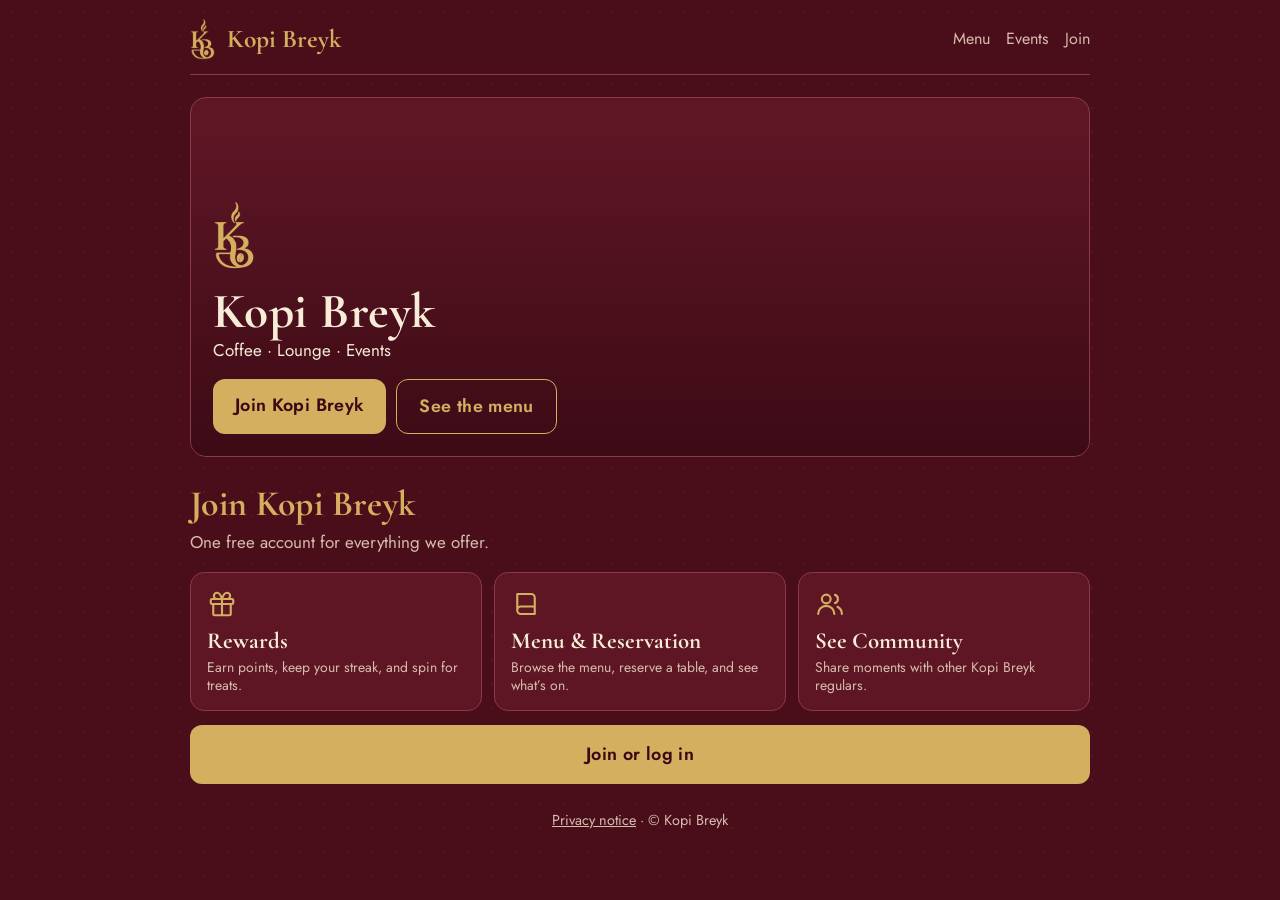
<file: index.html>
<!DOCTYPE html>
<html lang="en">
<head>
<title>Kopi Breyk | Cafe, Lounge &amp; Events</title>
<meta charset="utf-8">
<meta name="viewport" content="width=device-width, initial-scale=1">
<meta name="theme-color" content="#4a0e1a">
<link rel="icon" href="logo.png">
<link href="https://fonts.googleapis.com/css2?family=Cormorant+Garamond:wght@600;700&family=Jost:wght@400;500;600&display=swap" rel="stylesheet">
<script>document.documentElement.dataset.theme=localStorage.getItem("kb_theme")||"";try{document.documentElement.dataset.season=JSON.parse(localStorage.getItem("kb_season")||"{}").theme||""}catch(e){}</script>
<link rel="stylesheet" href="style.css">
</head>
<body>
<main class="wide">
  <div class="brand"><span><img src="logo.png" alt="">Kopi Breyk</span><nav class="topnav"><a href="/menu">Menu</a><a href="/events">Events</a><a href="/app" id="nav-join">Join</a></nav></div>
  <p class="bonus" id="promo" hidden style="margin-bottom:16px"></p>
  <section id="hero" class="hero2"><div class="shade"><img src="logo.png" alt="" style="height:70px;margin-bottom:8px"><h1>Kopi Breyk</h1><p id="tag" style="color:var(--ink)">Coffee · Lounge · Events</p>
    <div class="btns"><a class="btn" id="hero-join" href="/app">Join Kopi Breyk</a><a class="btn ghost" href="/menu">See the menu</a></div></div></section>

  <section id="join" style="margin-top:28px"><h2 class="mh" style="margin-top:0">Join Kopi Breyk</h2><p>One free account for everything we offer.</p>
    <div class="jtiles">
      <a class="tile" href="/app#rewards"><svg viewBox="0 0 24 24"><rect x="3" y="8" width="18" height="4" rx="1"/><path d="M12 8v13M5 12v8a1 1 0 0 0 1 1h12a1 1 0 0 0 1-1v-8M8 8a2.5 2.5 0 1 1 0-5c2.5 0 4 5 4 5s1.5-5 4-5a2.5 2.5 0 1 1 0 5"/></svg><b>Rewards</b><span>Earn points, keep your streak, and spin for treats.</span></a>
      <a class="tile" href="/app"><svg viewBox="0 0 24 24"><path d="M5 4h11a3 3 0 0 1 3 3v13H8a3 3 0 0 1-3-3zM5 17a3 3 0 0 1 3-3h11"/></svg><b>Menu &amp; Reservation</b><span>Browse the menu, reserve a table, and see what’s on.</span></a>
      <a class="tile" href="/app#community"><svg viewBox="0 0 24 24"><circle cx="9" cy="8" r="3.5"/><path d="M2.5 20a6.5 6.5 0 0 1 13 0M16 4.7a3.5 3.5 0 0 1 0 6.6M18 14.2a6.5 6.5 0 0 1 3.5 5.8"/></svg><b>See Community</b><span>Share moments with other Kopi Breyk regulars.</span></a>
    </div>
    <a class="btn" id="join-btn" href="/app" style="margin-top:14px">Join or log in</a></section>
  <section id="about" hidden><h2 class="mh">About us</h2><p id="about-t" style="white-space:pre-line;color:var(--ink)"></p></section>
  <section id="tm-s" hidden><h2 class="mh">What guests say</h2><div class="tms" id="tm"></div></section>
  <section id="gal-s" hidden><h2 class="mh">Gallery</h2><div class="gal" id="gal"></div></section>
  <section id="ev-s" hidden><h2 class="mh">What’s on</h2><div id="ev"></div><p><a href="/events" style="color:var(--gold)">See all events and announcements ›</a></p></section>
  <section id="info" hidden><h2 class="mh">Visit us</h2><div class="info" id="info-b"></div></section>

    <p class="foot"><a href="/privacy">Privacy notice</a> · © Kopi Breyk</p>
</main>
<div id="toast"></div>
<script src="config.js"></script>
<script>
const esc = s => String(s ?? '').replace(/[&<>"]/g, c => ({ '&': '&amp;', '<': '&lt;', '>': '&gt;', '"': '&quot;' }[c]));
const link = (u, t) => /^https?:\/\//.test(u) ? `<a href="${esc(u)}" target="_blank" rel="noopener">${t}</a>` : '';
(async () => {
  const [s, posts, b] = await Promise.all([rpc('get_site'), rpc('get_posts'), rpc('get_banner')]);
  if (b && b.text) { $('#promo').textContent = b.text; $('#promo').hidden = false; }
  const t = (s && s.texts) || {}, imgs = (s && s.images) || [];
  if (t.tagline) $('#tag').textContent = t.tagline;
  const hero = imgs.find(i => i.slot === 'hero');
  if (hero) rpc('get_site_image', { p_id: hero.id }).then(r => { if (r.photo) { $('#hero').style.backgroundImage = `url("${r.photo}")`; } });
  if (t.about) { $('#about').hidden = false; $('#about-t').textContent = t.about; }
  const gal = imgs.filter(i => i.slot === 'gallery');
  if (gal.length) { $('#gal-s').hidden = false; $('#gal').innerHTML = gal.map(i => `<figure><img data-id="${i.id}" src="logo.png" class="ph" alt="${esc(i.caption)}">${i.caption ? `<figcaption>${esc(i.caption)}</figcaption>` : ''}</figure>`).join('');
    document.querySelectorAll('#gal img').forEach(async im => { const r = await rpc('get_site_image', { p_id: +im.dataset.id }); if (r.photo) { im.src = r.photo; im.classList.remove('ph'); } }); }
  const ps = Array.isArray(posts) ? posts : [];
  const show = [...ps.filter(p => p.kind === 'event').slice(0, 3), ...ps.filter(p => p.kind === 'announcement').slice(0, 2)];
  if (show.length) { $('#ev-s').hidden = false; $('#ev').innerHTML = show.map(p => `<div class="post"><b>${esc(p.title)}</b>${p.kind === 'event' ? `<p class="small" style="margin:2px 0">${esc(p.dlabel)} · ${esc(p.event_time)}</p>` : ''}${p.body ? `<p style="margin:6px 0 0;white-space:pre-line">${esc(p.body)}</p>` : ''}</div>`).join(''); }
  const rows = [];
  if (t.hours) rows.push(`<div><b>Opening hours</b><p style="white-space:pre-line;color:var(--ink)">${esc(t.hours)}</p></div>`);
  if (t.address || t.map_url) rows.push(`<div><b>Find us</b><p style="color:var(--ink)">${esc(t.address)}</p><p>${link(t.map_url, 'Get directions ›')}</p></div>`);
  if (t.phone || t.email) rows.push(`<div><b>Contact</b><p style="color:var(--ink)">${esc(t.phone)}${t.phone && t.email ? '<br>' : ''}${esc(t.email)}</p></div>`);
  if (t.facebook || t.instagram) rows.push(`<div><b>Follow us</b><p>${link(t.facebook, 'Facebook')} ${link(t.instagram, 'Instagram')}</p></div>`);
  if (rows.length) { $('#info').hidden = false; $('#info-b').innerHTML = rows.join(''); }
})();
rpc('get_testimonials').then(t => { if (!Array.isArray(t) || !t.length) return; document.querySelector('#tm-s').hidden = false;
  document.querySelector('#tm').innerHTML = t.map(x => `<div class="tq"><div class="st">${'★'.repeat(x.rating)}</div><p>“${esc(x.message)}”</p><div class="who2">${esc(x.name)}</div></div>`).join(''); });
if (localStorage.getItem('kb_creds')) { document.querySelector('#hero-join').textContent = 'Open my app'; document.querySelector('#join-btn').textContent = 'Open my app'; document.querySelector('#nav-join').textContent = 'My app'; }
</script>
</body>
</html>
</file>
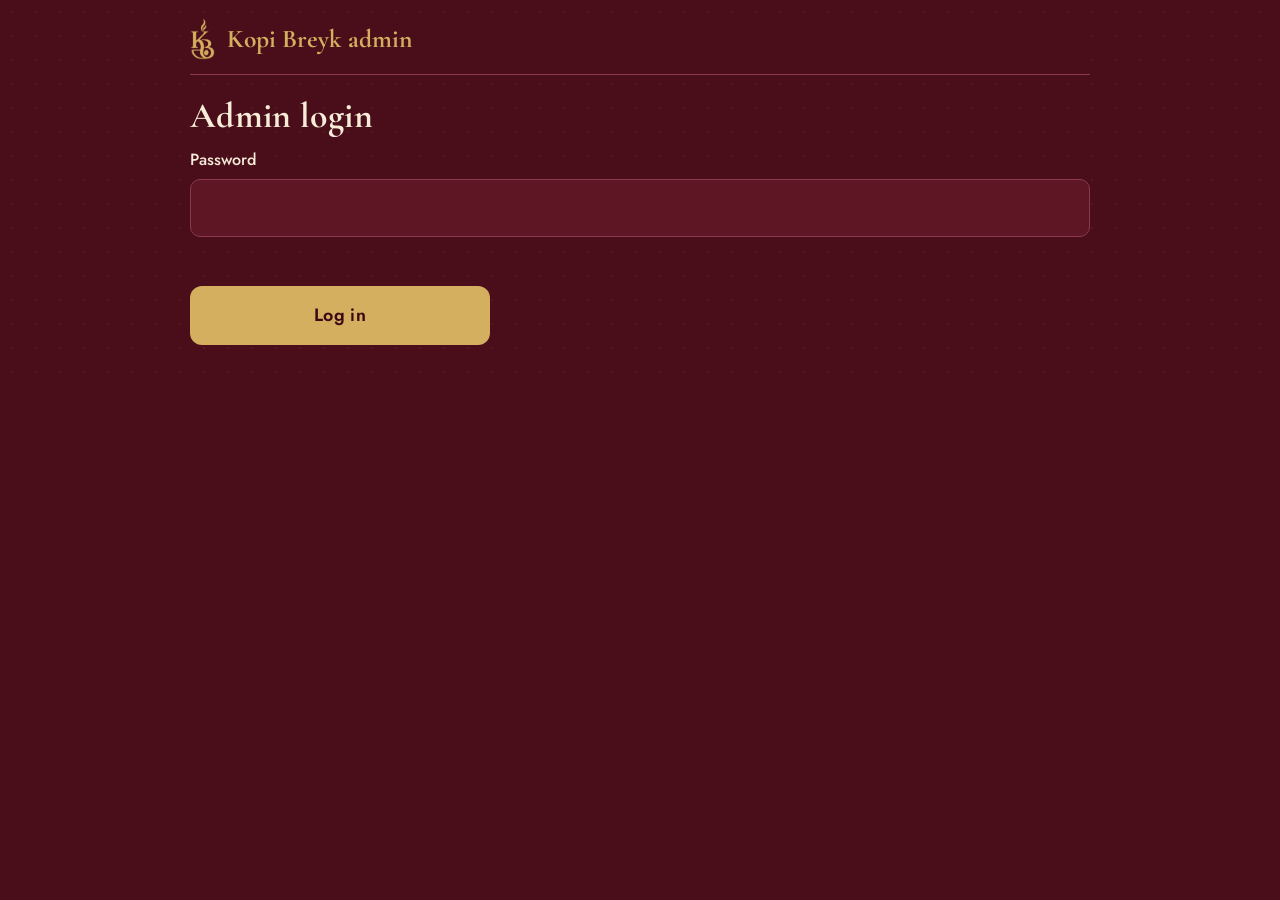
<file: admin.html>
<!DOCTYPE html>
<html lang="en">
<head>
<meta charset="utf-8">
<meta name="viewport" content="width=device-width, initial-scale=1">
<meta name="robots" content="noindex,nofollow">
<title>Kopi Breyk Admin</title>
<link rel="icon" href="logo.png">
<link href="https://fonts.googleapis.com/css2?family=Cormorant+Garamond:wght@600;700&family=Jost:wght@400;500;600&display=swap" rel="stylesheet">
<link rel="stylesheet" href="style.css">
</head>
<body>
<main class="wide">
  <div class="brand"><span><img src="logo.png" alt="">Kopi Breyk admin</span><button id="out" hidden>Log out</button></div>
  <section id="login">
    <h2>Admin login</h2>
    <label for="pw">Password</label><input id="pw" type="password" autocomplete="current-password">
    <p class="err" id="lerr"></p><button class="btn" id="go" style="max-width:300px">Log in</button>
  </section>

  <section id="panel" hidden>
    <div class="tabs t4" id="tabs"><button class="on" data-t="report">Today</button><button data-t="cust">Customers</button><button data-t="sales">Sales</button><button data-t="fb">Feedback</button><button data-t="bd">Birthdays</button><button data-t="menu">Menu</button><button data-t="res">Reservations</button><button data-t="site">Website</button><button data-t="posts">Posts</button><button data-t="comm">Community</button><button data-t="prz">Prizes</button><button data-t="set">Settings</button></div>

    <div class="tab" id="t-report">
      <p id="costline" class="small" style="margin:0 0 6px"></p><p id="bdbanner" style="color:var(--gold);font-weight:500;margin:0 0 6px"></p><div class="stat" id="stats"></div>
      <h2 style="margin-top:28px">Prizes won today</h2><div id="won" class="small"></div>
    </div>

    <div class="tab" id="t-cust" hidden>
      <div class="row"><div><input id="q" placeholder="Search name, username or mobile"></div><button class="btn ghost" id="csv">Download CSV</button></div>
      <p class="small" style="margin-top:10px">Date colors: green = won, gold = redeemed, grey = no prize.</p>
      <div class="scroll"><table><thead><tr><th>Customer</th><th>Contact</th><th>Visits / card</th><th>Dates visited</th><th></th></tr></thead><tbody id="rows"></tbody></table></div>
    </div>

    <div class="tab" id="t-sales" hidden><p class="small">Last 100 sales entered by cashiers. Void a wrong entry to reverse its points.</p><div class="scroll"><table><thead><tr><th>Time</th><th>Customer</th><th>Receipt</th><th>Total</th><th>Pts +/-</th><th></th></tr></thead><tbody id="salesrows"></tbody></table></div></div>

    <div class="tab" id="t-fb" hidden><div class="stat" id="fbsum"></div><div class="scroll"><table><thead><tr><th>Time</th><th>Customer</th><th>Rating</th><th>Feedback</th><th>On website</th></tr></thead><tbody id="fbrows"></tbody></table></div></div>

    <div class="tab" id="t-bd" hidden><p class="small">Birthdays in the next 30 days. “Greet” opens your messaging app with a birthday message ready to send.</p><div class="scroll"><table><thead><tr><th>When</th><th>Customer</th><th>Mobile</th><th>Turning</th><th>Bonus spin</th><th></th></tr></thead><tbody id="bdrows"></tbody></table></div></div>

    <div class="tab" id="t-menu" hidden>
      <p class="small">Customers see this at <b>your-link/menu</b>. Photos are shrunk automatically. Tap Save on each row after editing.</p>
      <div class="row"><div><input id="newcat" placeholder="New category (e.g. Coffee)"></div><button class="btn" data-a="cadd">Add category</button></div>
      <div id="menubox"></div>
    </div>

    <div class="tab" id="t-res" hidden><div class="scroll"><table><thead><tr><th>When</th><th>Customer</th><th>Booking</th><th>Notes</th><th>Status</th><th></th></tr></thead><tbody id="resrows"></tbody></table></div></div>

    <div class="tab" id="t-site" hidden>
      <p class="small">This is your public home page (your main link). Empty sections stay hidden, so you can fill it in over time.</p>
      <div class="cbox"><b>Main photo</b> <span class="small">(a wide photo of your shop)</span><div style="margin-top:8px"><label class="mini">Choose main photo<input type="file" accept="image/*" id="hero-file" hidden></label> <button class="mini bad" data-a="hero-del" id="hero-del" hidden>Remove</button> <span class="small" id="hero-state"></span></div></div>
      <div class="cbox"><b>Gallery</b> <span class="small">(up to 6 photos)</span><div class="row" style="margin-top:8px"><div><input id="gal-cap" placeholder="Caption (optional)"></div><label class="mini">Add photo<input type="file" accept="image/*" id="gal-file" hidden></label></div><div id="imgs" style="display:flex;gap:12px;flex-wrap:wrap;margin-top:12px"></div></div>
      <h2 style="margin-top:24px">Information</h2>
      <label for="s-tagline">Tagline</label><input id="s-tagline" placeholder="Coffee · Lounge · Events">
      <label for="s-about">About us</label><textarea id="s-about" rows="4"></textarea>
      <label for="s-hours">Opening hours (one line per day or range)</label><textarea id="s-hours" rows="3" placeholder="Mon-Fri 8am-10pm"></textarea>
      <label for="s-address">Address</label><input id="s-address">
      <label for="s-map">Google Maps link</label><input id="s-map" placeholder="https://maps.app.goo.gl/...">
      <div class="row"><div><label for="s-phone">Phone</label><input id="s-phone"></div><div><label for="s-email">Email</label><input id="s-email"></div></div>
      <div class="row"><div><label for="s-fb">Facebook link</label><input id="s-fb"></div><div><label for="s-ig">Instagram link</label><input id="s-ig"></div></div>
      <h2 style="margin-top:24px">Promo banner</h2><p class="small">Shown at the top of your home page and the rewards app.</p>
      <label for="b-text">Banner text</label><input id="b-text" placeholder="Double points this Friday!">
      <div class="row"><div><label for="b-until">Show until (optional)</label><input id="b-until" type="date"></div><div><label style="display:flex;gap:8px;align-items:center"><input id="b-on" type="checkbox" style="width:auto"> Show the banner</label></div></div>
      <button class="btn" data-a="site-save" style="max-width:260px">Save website information</button>
    </div>

    <div class="tab" id="t-posts" hidden>
      <div class="cbox"><b id="post-h">New post</b>
        <div class="row" style="margin-top:8px"><div><label for="p-kind">Type</label><select id="p-kind"><option value="announcement">Announcement</option><option value="event">Event</option></select></div><div><label for="p-title">Title</label><input id="p-title"></div></div>
        <label for="p-body">Details</label><textarea id="p-body" rows="3"></textarea>
        <div class="row ev-only"><div><label for="p-date">Event date</label><input id="p-date" type="date"></div><div><label for="p-time">Time</label><input id="p-time" placeholder="7:00 PM"></div><div><label for="p-spots">Spots (blank = unlimited)</label><input id="p-spots" type="number" min="1"></div></div>
        <div style="margin-top:10px"><label class="mini">Photo<input type="file" accept="image/*" id="p-file" hidden></label> <img id="p-prev" class="th" hidden style="display:inline-block;vertical-align:middle"> <label style="display:inline-flex;gap:6px;align-items:center;margin-left:10px"><input id="p-pub" type="checkbox" checked style="width:auto"> Published</label></div>
        <div style="margin-top:12px"><button class="mini" data-a="post-save">Save post</button> <button class="mini" data-a="post-new">Clear form</button></div></div>
      <div class="scroll"><table><thead><tr><th>Post</th><th>When</th><th>Going</th><th></th></tr></thead><tbody id="postrows"></tbody></table></div>
    </div>

    <div class="tab" id="t-comm" hidden>
      <div class="cbox"><label style="display:flex;gap:8px;align-items:center"><input id="cm-on" type="checkbox" style="width:auto"> Community is open</label>
        <label style="display:flex;gap:8px;align-items:center;margin-top:8px"><input id="cm-ap" type="checkbox" style="width:auto"> New posts need my approval first</label>
        <label for="cm-blocked">Blocked words (separate with commas). Posts, comments and nicknames containing them are rejected.</label><textarea id="cm-blocked" rows="2"></textarea>
        <div style="margin-top:10px"><button class="mini" data-a="c-save">Save community settings</button> <button class="mini bad" data-a="c-clean">Remove photos older than 6 months</button></div></div>
      <h2 style="margin-top:22px">Waiting for approval</h2><div class="scroll"><table><thead><tr><th>From</th><th>Post</th><th></th></tr></thead><tbody id="cm-pend"></tbody></table></div>
      <h2 style="margin-top:22px">Reports</h2><div class="scroll"><table><thead><tr><th>What</th><th>Reported by</th><th></th></tr></thead><tbody id="cm-reps"></tbody></table></div>
      <h2 style="margin-top:22px">Post as Kopi Breyk</h2>
      <div class="cbox"><textarea id="cm-sbody" rows="3" maxlength="800" placeholder="Announce something to the community…"></textarea>
        <div style="margin-top:8px"><label class="mini">Photo<input type="file" accept="image/*" id="cm-sfile" hidden></label> <img id="cm-sprev" class="th" hidden style="display:inline-block;vertical-align:middle"> <label style="display:inline-flex;gap:6px;align-items:center;margin-left:10px"><input id="cm-spin" type="checkbox" style="width:auto"> Pin to the top</label></div>
        <button class="mini" data-a="c-spost" style="margin-top:10px">Post</button></div>
      <h2 style="margin-top:22px">Recent posts</h2><div class="scroll"><table><thead><tr><th>From</th><th>Post</th><th></th></tr></thead><tbody id="cm-recent"></tbody></table></div>
      <h2 style="margin-top:22px">Members</h2><div class="scroll"><table><thead><tr><th>Nickname</th><th>Account</th><th>Posts</th><th></th></tr></thead><tbody id="cm-members"></tbody></table></div>
    </div>

    <div class="tab" id="t-prz" hidden>
      <p class="small">Weight = how likely (bigger wins more). Daily limit = max wins per day (leave blank for unlimited). Keep Try Again unticked under “Real prize”.</p>
      <div class="scroll"><table><thead><tr><th>Name</th><th>Weight</th><th>Color</th><th>Real prize</th><th>On wheel</th><th>Daily limit</th><th>Value ₱</th><th></th></tr></thead><tbody id="przrows"></tbody></table></div>
      <button class="btn ghost" id="addp">Add a prize</button>
    </div>

    <div class="tab" id="t-set" hidden>
      <h2>Cafe Daily Code</h2>
      <div class="row"><div><label for="code">Today’s code (4 digits)</label><input id="code" class="pin" inputmode="numeric" maxlength="4"></div>
        <button class="btn ghost" id="rand">Random</button><button class="btn" id="save">Save code</button></div>
      <h2 style="margin-top:30px">Cashier PIN</h2>
      <p>Cashiers type this on the customer’s phone to confirm a prize.</p>
      <div class="row"><div><input id="cpin" class="pin" inputmode="numeric" maxlength="6" placeholder="New 4-6 digits"></div><button class="btn" id="csave">Save PIN</button></div>
      <h2 style="margin-top:30px">Seasonal theme</h2>
      <p class="small">Changes the colors of your public pages and the rewards app, with an optional gentle falling decoration (snow, hearts, or bats). Customers see it the next time they open the app.</p>
      <div class="row"><div><label for="season">Theme</label><select id="season"><option value="">Kopi Breyk (maroon and gold)</option><option value="christmas">Christmas</option><option value="valentines">Valentine’s</option><option value="halloween">Halloween</option></select></div>
        <div><label style="display:flex;gap:8px;align-items:center"><input id="fx" type="checkbox" style="width:auto"> Falling decorations</label></div><button class="btn" data-a="season-save">Save theme</button></div>
      <h2 style="margin-top:30px">Points</h2>
      <div class="row"><div><label for="ppp">Peso value of 1 point</label><input id="ppp" type="number" min="0" step="0.5"></div><div><label for="wp">Welcome points</label><input id="wp" type="number" min="0"></div><div><label for="mr">Minimum points to redeem</label><input id="mr" type="number" min="0"></div><button class="btn" id="psave">Save</button></div>
      <h2 style="margin-top:30px">Prize budget and referrals</h2>
      <p class="small">Daily prize budget: the most (in pesos) the wheel may give away per day. 0 means no cap. Set each prize’s peso value in the Prizes tab.</p>
      <div class="row"><div><label for="bud">Daily prize budget ₱</label><input id="bud" type="number" min="0"></div><div><label for="rpts">Referrer earns (points)</label><input id="rpts" type="number" min="0"></div><div><label for="rfb">New friend bonus (points)</label><input id="rfb" type="number" min="0"></div></div>
      <div class="row" style="margin-top:10px"><div><label for="rmin">Minimum first purchase ₱</label><input id="rmin" type="number" min="0"></div><div><label for="rcap">Max referrals per person per month (0 = unlimited)</label><input id="rcap" type="number" min="0"></div><button class="btn" id="rsave">Save</button></div>
    </div>
  </section>
</main>
<div id="toast"></div>
<script src="config.js"></script>
<script>
let pw = sessionStorage.getItem('kb_admin') || '', players = [], prz = [], sales = [], feedback = [], birthdays = [], menu = [], reservations = [], site = { texts: {}, images: [] }, posts = [], editPost = null, postPhoto = null, commData = { pending: [], reports: [], recent: [], members: [] }, staffPhoto = null;
const esc = s => String(s ?? '').replace(/[&<>"]/g, c => ({ '&': '&amp;', '<': '&lt;', '>': '&gt;', '"': '&quot;' }[c]));
const A = (fn, a) => rpc(fn, { p_pw: pw, ...a });

async function loadAll() {
  const [l, r, p, sl, fb, bl, mn, rs, co, si, ps, cm] = await Promise.all([A('admin_list'), A('admin_report'), A('admin_prizes'), A('admin_sales'), A('admin_feedback'), A('admin_birthdays'), rpc('get_menu'), A('admin_reservations'), A('admin_costs'), A('admin_site'), A('admin_posts'), A('admin_community')]);
  if (l.error) return l;
  players = l.players; $('#code').value = l.code; prz = p.prizes; sales = sl.sales || []; feedback = fb.feedback || []; birthdays = bl.birthdays || []; menu = Array.isArray(mn) ? mn : []; reservations = rs.reservations || [];
  site = si; posts = ps.posts || []; renderSite(); renderPosts(); commData = cm.error ? commData : cm; renderComm();
  const pe = n => '₱' + Number(n).toLocaleString('en-PH', { maximumFractionDigits: 2 });
  $('#costline').textContent = `Prize cost today ${pe(co.prize_today)}${+co.budget ? ' of ' + pe(co.budget) + ' budget' : ' (no daily cap set)'} · this month ${pe(co.prize_month)} · points discounts today ${pe(co.disc_today)}, this month ${pe(co.disc_month)} · referrals confirmed this month ${co.refs_month}`;
  $('#bud').value = co.budget; $('#rpts').value = co.ref_pts; $('#rfb').value = co.ref_bonus; $('#rmin').value = co.ref_min; $('#rcap').value = co.ref_cap; $('#mr').value = fb.min ?? 50; $('#fbsum').innerHTML = `<div><b>${fb.avg ?? '-'}</b>Average rating</div><div><b>${fb.count ?? 0}</b>Feedback received</div>`; $('#ppp').value = l.ppp; $('#wp').value = l.wp;
  $('#stats').innerHTML = [['Customers', r.customers], ['Visited today', r.checkins], ['Spins', r.spins], ['Prizes won', r.wins], ['Prizes redeemed', r.redeemed], ['Sales today (₱)', Number(r.sales).toLocaleString()], ['Points given', r.pts_in], ['Points used', r.pts_out]].map(x => `<div><b>${x[1]}</b>${x[0]}</div>`).join('');
  $('#won').innerHTML = r.prizes.map(x => `<span class="chip">${esc(x.prize)}: ${x.n}</span>`).join('') || 'No spins yet today.';
  renderCust(); renderPrizes(); renderSales(); renderFeedback(); renderBirthdays(); renderMenu(); renderRes(); return l;
}
function renderCust() {
  const q = $('#q').value.trim().toLowerCase();
  const list = players.filter(p => [p.username, p.full_name, p.mobile].join(' ').toLowerCase().includes(q));
  $('#rows').innerHTML = list.map(p => `<tr><td><b>${esc(p.username)}</b>${p.banned ? ' <span class="chip" style="background:#7a2f25">banned</span>' : ''}<br>${esc(p.full_name)}<br><span class="small">Bday ${esc(p.birthday) || '-'}</span></td>
    <td>${esc(p.mobile) || '-'}<br><span class="small">${esc(p.email)}</span></td><td>${p.visits}<br><span class="small">${p.points} pts<br>${p.spins} spins</span></td>
    <td>${p.dates.map(d => `<span class="chip ${d.redeemed ? 'red' : d.prize && d.prize !== 'Try Again' ? 'won' : ''}" title="${esc(d.prize || 'No spin yet')}">${d.d}</span>`).join('')}</td>
    <td><button class="mini" data-a="pts" data-u="${esc(p.username)}">Points +/-</button><button class="mini" data-a="vphoto" data-u="${esc(p.username)}">${p.has_photo ? 'Photo' : 'No photo'}</button>${p.has_photo ? `<button class="mini" data-a="rphoto" data-u="${esc(p.username)}">Reset photo</button>` : ''}<button class="mini" data-a="pin" data-u="${esc(p.username)}">Reset PIN</button><button class="mini" data-a="ban" data-b="${p.banned}" data-u="${esc(p.username)}">${p.banned ? 'Unban' : 'Ban'}</button><button class="mini bad" data-a="del" data-u="${esc(p.username)}">Delete</button></td></tr>`).join('')
    || '<tr><td colspan="5">No customers yet.</td></tr>';
}
function prow(p) {
  p = p || { id: '', label: '', weight: 1, color: '#f2c14e', is_win: true, active: true, daily_limit: '' };
  return `<tr data-id="${p.id}"><td><input type="text" class="f-label" value="${esc(p.label)}"></td><td><input type="number" min="1" class="f-weight" value="${p.weight}" style="width:70px"></td>
  <td><input type="color" class="f-color" value="${p.color}"></td><td><input type="checkbox" class="f-win" ${p.is_win ? 'checked' : ''}></td><td><input type="checkbox" class="f-act" ${p.active ? 'checked' : ''}></td>
  <td><input type="number" min="1" class="f-lim" value="${p.daily_limit ?? ''}" style="width:70px"></td>
  <td><input type="number" min="0" step="0.5" class="f-val" value="${p.value ?? 0}" style="width:80px"></td>
  <td><button class="mini" data-a="psave">Save</button>${p.id ? '<button class="mini bad" data-a="pdel">Delete</button>' : ''}</td></tr>`;
}
const renderSales = () => $('#salesrows').innerHTML = sales.map(x => `<tr><td>${esc(x.t)}</td><td>${esc(x.username)}</td><td>${esc(x.receipt_no)}</td><td>₱${x.amount}</td><td>+${x.earned} / −${x.used}</td><td>${x.voided ? 'voided' : `<button class="mini bad" data-a="void" data-id="${x.id}">Void</button>`}</td></tr>`).join('') || '<tr><td colspan="6">No sales yet.</td></tr>';
const renderFeedback = () => $('#fbrows').innerHTML = feedback.map(x => `<tr><td>${esc(x.t)}</td><td>${esc(x.username)}</td><td style="color:var(--gold);white-space:nowrap">${'★'.repeat(x.rating)}${'☆'.repeat(5 - x.rating)}</td><td>${esc(x.message)}${x.reply ? `<br><span class="small">Your reply: ${esc(x.reply)}</span>` : ''}</td><td><button class="mini" data-a="fb-reply" data-id="${x.id}">${x.reply ? 'Edit reply' : 'Reply'}</button> ${x.public_ok ? (x.approved ? `<button class="mini" data-a="fb-off" data-id="${x.id}">Showing · hide</button>` : `<button class="mini" data-a="fb-on" data-id="${x.id}">Show on website</button>`) : '<span class="small">no permission</span>'}</td></tr>`).join('') || '<tr><td colspan="5">No feedback yet.</td></tr>';
const irow = i => { i = i || { id: '', name: '', description: '', price: '', available: true, sort: 0, has_photo: false, tags: [], special: false };
  return `<tr data-id="${i.id}"><td><img class="th ph" src="logo.png" ${i.has_photo ? `data-pid="${i.id}"` : ''}><label class="mini">Photo<input type="file" accept="image/*" class="i-file" hidden></label></td>
  <td><input type="text" class="i-name" value="${esc(i.name)}" placeholder="Name"></td><td><input type="text" class="i-desc" value="${esc(i.description)}" placeholder="Description (optional)"></td>
  <td><input type="number" class="i-price" min="0" step="0.5" value="${i.price}" style="width:90px"></td><td><input type="checkbox" class="i-av" ${i.available ? 'checked' : ''}></td>
  <td><input type="number" class="i-sort" value="${i.sort}" style="width:64px"></td><td>${['Bestseller', 'New', 'Vegan', 'Spicy'].map(t => `<label class="tg"><input type="checkbox" class="i-tag" value="${t}" ${(i.tags || []).includes(t) ? 'checked' : ''}>${t}</label>`).join('')}<label class="tg" style="color:var(--gold)"><input type="checkbox" class="i-sp" ${i.special ? 'checked' : ''}>Today’s special</label></td>
  <td><button class="mini" data-a="isave">Save</button><button class="mini bad" data-a="idel">Delete</button></td></tr>`; };
const renderMenu = () => {
  $('#menubox').innerHTML = menu.map(c => `<div class="cbox" data-cid="${c.id}"><div class="row"><div><label>Category name</label><input type="text" class="c-name" value="${esc(c.name)}"></div><div style="flex:0 0 80px"><label>Order</label><input type="number" class="c-sort" value="${c.sort}"></div></div>
    <div style="margin-top:10px"><button class="mini" data-a="csave">Save category</button><button class="mini" data-a="iadd">Add item</button><button class="mini bad" data-a="cdel">Delete category</button></div>
    <div class="scroll"><table><thead><tr><th>Photo</th><th>Name</th><th>Description</th><th>Price ₱</th><th>Available</th><th>Order</th><th>Tags</th><th></th></tr></thead><tbody>${c.items.map(irow).join('')}</tbody></table></div></div>`).join('') || '<p class="small" style="margin-top:14px">No categories yet. Add your first one above.</p>';
  document.querySelectorAll('#menubox img[data-pid]').forEach(async im => { const r = await rpc('get_menu_photo', { p_id: +im.dataset.pid }); if (r.photo) { im.src = r.photo; im.classList.remove('ph'); } });
};
const shrinkM = f => new Promise(res => { const im = new Image(); im.onload = () => { const s = Math.min(im.width, im.height), c = document.createElement('canvas'); c.width = c.height = 480;
  c.getContext('2d').drawImage(im, (im.width - s) / 2, (im.height - s) / 2, s, s, 0, 0, 480, 480); URL.revokeObjectURL(im.src); res(c.toDataURL('image/jpeg', .72)); }; im.src = URL.createObjectURL(f); });
document.addEventListener('change', async e => { if (!e.target.classList.contains('i-file')) return; const f = e.target.files[0]; if (!f) return;
  const d = await shrinkM(f), tr = e.target.closest('tr'); tr.dataset.photo = d; const t = tr.querySelector('.th'); t.src = d; t.classList.remove('ph'); });
const renderRes = () => {
  const pend = reservations.filter(x => x.status === 'pending').length; document.querySelector('[data-t="res"]').textContent = 'Reservations' + (pend ? ` (${pend})` : '');
  $('#resrows').innerHTML = reservations.map(x => `<tr><td>${esc(x.dlabel)}<br>${esc(x.res_time)}</td><td><b>${esc(x.full_name || x.username)}</b><br>${esc(x.mobile)}</td><td>${esc(x.kind)}<br>${x.guests} guest${x.guests === 1 ? '' : 's'}</td><td>${esc(x.notes)}</td>
    <td>${esc(x.status)}${x.admin_note ? `<br><span class="small">${esc(x.admin_note)}</span>` : ''}</td><td>${x.status === 'pending' ? `<button class="mini" data-a="rok" data-id="${x.id}">Confirm</button>` : ''}${['pending', 'confirmed'].includes(x.status) ? `<button class="mini bad" data-a="rno" data-id="${x.id}">Decline</button>` : ''}</td></tr>`).join('') || '<tr><td colspan="6">No reservations yet.</td></tr>';
};
const shrinkTo = (f, w, h, q) => new Promise(res => { const im = new Image(); im.onload = () => { const c = document.createElement('canvas'); c.width = w; c.height = h; const k = Math.max(w / im.width, h / im.height), sw = w / k, sh = h / k;
  c.getContext('2d').drawImage(im, (im.width - sw) / 2, (im.height - sh) / 2, sw, sh, 0, 0, w, h); URL.revokeObjectURL(im.src); res(c.toDataURL('image/jpeg', q)); }; im.src = URL.createObjectURL(f); });
const T = () => site.texts || {};
const renderSite = () => {
  const t = T(), set = (id, k) => { if (document.activeElement !== $(id)) $(id).value = t[k] || ''; };
  set('#s-tagline', 'tagline'); set('#s-about', 'about'); set('#s-hours', 'hours'); set('#s-address', 'address'); set('#s-map', 'map_url'); set('#s-phone', 'phone'); set('#s-email', 'email'); set('#s-fb', 'facebook'); set('#s-ig', 'instagram'); set('#b-text', 'banner_text'); set('#b-until', 'banner_until');
  $('#b-on').checked = t.banner_on === '1'; $('#season').value = t.theme || ''; $('#fx').checked = t.theme_fx !== '0';
  const hero = site.images.find(i => i.slot === 'hero'); $('#hero-state').textContent = hero ? 'A main photo is set.' : 'No main photo yet.'; $('#hero-del').hidden = !hero; $('#hero-del').dataset.id = hero ? hero.id : '';
  $('#imgs').innerHTML = site.images.filter(i => i.slot === 'gallery').map(i => `<div><img class="th ph" data-sid="${i.id}" src="logo.png"><span class="small">${esc(i.caption)}</span><br><button class="mini bad" data-a="img-del" data-id="${i.id}">Delete</button></div>`).join('');
  document.querySelectorAll('#imgs img[data-sid]').forEach(async im => { const r = await rpc('get_site_image', { p_id: +im.dataset.sid }); if (r.photo) { im.src = r.photo; im.classList.remove('ph'); } });
};
const renderPosts = () => {
  $('#postrows').innerHTML = posts.map(p => `<tr><td><b>${esc(p.title)}</b><br><span class="small">${p.kind}${p.published ? '' : ' · hidden'}</span></td><td>${p.kind === 'event' ? esc(p.event_date) + '<br>' + esc(p.event_time) : '-'}</td><td>${p.kind === 'event' ? p.going + (p.spots ? '/' + p.spots : '') : '-'}</td>
    <td><button class="mini" data-a="post-edit" data-id="${p.id}">Edit</button>${p.kind === 'event' ? `<button class="mini" data-a="post-att" data-id="${p.id}">Who’s going</button>` : ''}<button class="mini bad" data-a="post-del" data-id="${p.id}">Delete</button></td></tr>`).join('') || '<tr><td colspan="4">No posts yet.</td></tr>';
};
const fillPost = p => { editPost = p ? p.id : null; postPhoto = null; $('#post-h').textContent = p ? 'Edit post' : 'New post';
  $('#p-kind').value = p ? p.kind : 'announcement'; $('#p-title').value = p ? p.title : ''; $('#p-body').value = p ? p.body || '' : ''; $('#p-date').value = p ? p.event_date || '' : ''; $('#p-time').value = p ? p.event_time || '' : ''; $('#p-spots').value = p ? p.spots || '' : ''; $('#p-pub').checked = p ? p.published : true; $('#p-prev').hidden = true; $('#p-file').value = ''; kindUI(); };
const kindUI = () => document.querySelectorAll('.ev-only').forEach(e => e.hidden = $('#p-kind').value !== 'event');
$('#p-kind').onchange = kindUI; kindUI();
document.addEventListener('change', async e => {
  const id = e.target.id, f = e.target.files && e.target.files[0]; if (!f) return;
  if (id === 'hero-file') { const r = await A('admin_add_image', { p_slot: 'hero', p_photo: await shrinkTo(f, 1200, 675, .72), p_caption: '' }); toast(r.error || 'Main photo saved'); await loadAll(); }
  if (id === 'gal-file') { const r = await A('admin_add_image', { p_slot: 'gallery', p_photo: await shrinkTo(f, 800, 800, .72), p_caption: $('#gal-cap').value }); toast(r.error || 'Photo added'); $('#gal-cap').value = ''; await loadAll(); }
  if (id === 'cm-sfile') { staffPhoto = await shrinkTo(f, 900, 600, .72); $('#cm-sprev').src = staffPhoto; $('#cm-sprev').hidden = false; }
  if (id === 'p-file') { postPhoto = await shrinkTo(f, 900, 600, .72); $('#p-prev').src = postPhoto; $('#p-prev').hidden = false; }
});
document.addEventListener('click', async e => {
  const b = e.target.closest('button[data-a]'); if (!b) return; const a = b.dataset.a;
  if (a === 'site-save') { const g = id => $(id).value, d = { tagline: g('#s-tagline'), about: g('#s-about'), hours: g('#s-hours'), address: g('#s-address'), map_url: g('#s-map'), phone: g('#s-phone'), email: g('#s-email'), facebook: g('#s-fb'), instagram: g('#s-ig'), banner_text: g('#b-text'), banner_until: g('#b-until'), banner_on: $('#b-on').checked ? '1' : '0' };
    const r = await A('admin_save_site', { p_data: d }); toast(r.error || 'Website saved'); await loadAll(); }
  if (a === 'hero-del' || a === 'img-del') { if (!confirm('Delete this photo?')) return; await A('admin_delete_image', { p_id: +b.dataset.id }); await loadAll(); }
  if (a === 'fb-on' || a === 'fb-off') { await A('admin_approve_feedback', { p_id: b.dataset.id, p_ok: a === 'fb-on' }); await loadAll(); }
  if (a === 'season-save') { const r = await A('admin_save_site', { p_data: { theme: $('#season').value, theme_fx: $('#fx').checked ? '1' : '0' } }); toast(r.error || 'Theme saved'); await loadAll(); }
  if (a === 'fb-reply') { const f = feedback.find(z => z.id === b.dataset.id); const t = prompt('Reply to ' + f.username + '. They will see it in their Profile. Leave empty to remove your reply:', f.reply || ''); if (t === null) return;
    const r = await A('admin_reply_feedback', { p_id: b.dataset.id, p_text: t }); toast(r.error || 'Reply saved'); await loadAll(); }
  if (a === 'c-save') { const r = await A('admin_save_site', { p_data: { community_on: $('#cm-on').checked ? '1' : '0', community_approval: $('#cm-ap').checked ? '1' : '0', blocked_words: $('#cm-blocked').value } }); toast(r.error || 'Community settings saved'); await loadAll(); }
  if (a === 'c-clean') { if (!confirm('Remove photos from community posts older than 6 months? The text stays.')) return; const r = await A('admin_ccleanup'); toast(r.error || `Removed ${r.cleaned} photo(s)`); }
  if (a === 'c-ok' || a === 'c-no' || a === 'c-hide') { await A('admin_cpost_status', { p_id: +b.dataset.id, p_status: a === 'c-ok' ? 'approved' : a === 'c-no' ? 'rejected' : 'hidden' }); await loadAll(); }
  if (a === 'c-view') { const r = await A('admin_cphoto', { p_id: +b.dataset.id }); if (!r.photo) return toast('No photo'); const d = document.createElement('div'); d.style.cssText = 'position:fixed;inset:0;background:#000c;display:grid;place-items:center;z-index:20'; d.innerHTML = `<img src="${r.photo}" style="max-width:85%;max-height:85%;border-radius:14px">`; d.onclick = () => d.remove(); document.body.append(d); }
  if (a === 'c-rhide' || a === 'c-rdis') { await A('admin_creport', { p_id: +b.dataset.id, p_action: a === 'c-rhide' ? 'hide' : 'dismiss' }); await loadAll(); }
  if (a === 'c-mute') { await A('admin_cmute', { p_nick: b.dataset.nick, p_flag: b.dataset.m === '1' }); await loadAll(); }
  if (a === 'c-spost') { const r = await A('admin_cstaff_post', { p_body: $('#cm-sbody').value, p_photo: staffPhoto, p_pinned: $('#cm-spin').checked }); if (r.error) return toast(r.error); toast('Posted'); $('#cm-sbody').value = ''; staffPhoto = null; $('#cm-sprev').hidden = true; await loadAll(); }
  if (a === 'post-new') fillPost(null);
  if (a === 'post-edit') fillPost(posts.find(p => p.id == b.dataset.id));
  if (a === 'post-save') { const sp = $('#p-spots').value;
    const r = await A('admin_save_post', { p_id: editPost, p_kind: $('#p-kind').value, p_title: $('#p-title').value, p_body: $('#p-body').value, p_date: $('#p-date').value || null, p_time: $('#p-time').value, p_spots: sp ? +sp : null, p_pub: $('#p-pub').checked, p_photo: postPhoto });
    if (r.error) return toast(r.error); toast('Post saved'); fillPost(null); await loadAll(); }
  if (a === 'post-del') { if (!confirm('Delete this post?')) return; await A('admin_delete_post', { p_id: +b.dataset.id }); await loadAll(); }
  if (a === 'post-att') { const r = await A('admin_attendees', { p_id: +b.dataset.id }); alert((r.people || []).map(x => x.name + (x.mobile ? ' (' + x.mobile + ')' : '')).join('\n') || 'Nobody yet.'); }
});
const renderComm = () => {
  const c = commData; if (document.activeElement !== $('#cm-blocked')) $('#cm-blocked').value = c.blocked || ''; $('#cm-on').checked = c.on !== '0'; $('#cm-ap').checked = c.approval !== '0';
  const n = (c.pending || []).length + (c.reports || []).length; document.querySelector('[data-t="comm"]').textContent = 'Community' + (n ? ` (${n})` : '');
  $('#cm-pend').innerHTML = (c.pending || []).map(x => `<tr><td><b>${esc(x.nick)}</b><br><span class="small">${esc(x.t)}</span></td><td>${esc(x.body)}${x.has_photo ? `<br><button class="mini" data-a="c-view" data-id="${x.id}">View photo</button>` : ''}</td><td><button class="mini" data-a="c-ok" data-id="${x.id}">Approve</button><button class="mini bad" data-a="c-no" data-id="${x.id}">Reject</button></td></tr>`).join('') || '<tr><td colspan="3">Nothing waiting.</td></tr>';
  $('#cm-reps').innerHTML = (c.reports || []).map(x => `<tr><td><span class="small">${esc(x.kind)} by ${esc(x.by)}</span><br>${esc(x.text)}${x.reason ? `<br><span class="small">Reason: ${esc(x.reason)}</span>` : ''}</td><td>${esc(x.reporter)}</td><td><button class="mini bad" data-a="c-rhide" data-id="${x.id}">Hide it</button><button class="mini" data-a="c-rdis" data-id="${x.id}">Dismiss</button></td></tr>`).join('') || '<tr><td colspan="3">No open reports.</td></tr>';
  $('#cm-recent').innerHTML = (c.recent || []).map(x => `<tr><td>${esc(x.nick)}${x.pinned ? ' 📌' : ''}</td><td>${esc(x.body)}</td><td><button class="mini bad" data-a="c-hide" data-id="${x.id}">Hide</button></td></tr>`).join('') || '<tr><td colspan="3">No posts yet.</td></tr>';
  $('#cm-members').innerHTML = (c.members || []).map(x => `<tr><td><b>${esc(x.nick)}</b>${x.muted ? ' <span class="chip">muted</span>' : ''}</td><td>${esc(x.username)}</td><td>${x.posts}</td><td><button class="mini${x.muted ? '' : ' bad'}" data-a="c-mute" data-nick="${esc(x.nick)}" data-m="${x.muted ? 0 : 1}">${x.muted ? 'Unmute' : 'Mute'}</button></td></tr>`).join('') || '<tr><td colspan="4">No members yet.</td></tr>';
};
const when = d => d === 0 ? 'Today' : d === 1 ? 'Tomorrow' : 'In ' + d + ' days';
const renderBirthdays = () => {
  $('#bdrows').innerHTML = birthdays.map(b => { const f = (b.full_name || b.username).split(' ')[0], msg = encodeURIComponent(`Happy birthday, ${f}! From all of us at Kopi Breyk. Your birthday bonus spin is waiting in the app.`);
    return `<tr><td>${when(b.days)}<br><span class="small">${esc(b.birthday)}</span></td><td><b>${esc(b.full_name || b.username)}</b><br><span class="small">${esc(b.username)}</span></td><td>${esc(b.mobile) || '-'}</td><td>${b.turning}</td><td>${b.bonus_used ? 'used' : 'available'}</td><td>${b.mobile ? `<a class="mini" style="text-decoration:none;display:inline-block" href="sms:${esc(b.mobile)}?&body=${msg}">Greet</a>` : ''}</td></tr>`; }).join('') || '<tr><td colspan="6">No birthdays in the next 30 days.</td></tr>';
  const t = birthdays.filter(b => b.days === 0).map(b => b.full_name || b.username);
  $('#bdbanner').textContent = t.length ? 'Birthdays today: ' + t.join(', ') : '';
};
const renderPrizes = () => $('#przrows').innerHTML = prz.map(prow).join('');
$('#addp').onclick = () => $('#przrows').insertAdjacentHTML('beforeend', prow());

document.addEventListener('click', async e => {
  const b = e.target.closest('button[data-a]'); if (!b) return; const a = b.dataset.a, u = b.dataset.u;
  if (a === 'pin') { const n = prompt('New 4-digit PIN for ' + u + ':'); if (!n) return; const r = await A('admin_reset_pin', { p_user: u, p_pin: n }); toast(r.error || 'PIN reset for ' + u); }
  if (a === 'pts') { const n = prompt('Add or remove points for ' + u + '. Example: 10 or -10:'); if (!n || isNaN(+n)) return; await A('admin_adjust_points', { p_user: u, p_delta: Math.trunc(+n) }); await loadAll(); toast('Points updated'); }
  if (a === 'cadd') { const n = $('#newcat').value.trim(); if (!n) return; const r = await A('admin_save_category', { p_id: null, p_name: n, p_sort: menu.length + 1 }); toast(r.error || 'Category added'); $('#newcat').value = ''; await loadAll(); }
  if (a === 'csave') { const bx = b.closest('[data-cid]'); const r = await A('admin_save_category', { p_id: +bx.dataset.cid, p_name: bx.querySelector('.c-name').value, p_sort: +bx.querySelector('.c-sort').value || 0 }); toast(r.error || 'Category saved'); await loadAll(); }
  if (a === 'cdel') { if (!confirm('Delete this category and ALL its items?')) return; await A('admin_delete_category', { p_id: +b.closest('[data-cid]').dataset.cid }); await loadAll(); }
  if (a === 'iadd') { b.closest('[data-cid]').querySelector('tbody').insertAdjacentHTML('beforeend', irow(null)); }
  if (a === 'isave') { const r = b.closest('tr'), cid = +b.closest('[data-cid]').dataset.cid;
    const res = await A('admin_save_item', { p_id: r.dataset.id ? +r.dataset.id : null, p_cat: cid, p_name: r.querySelector('.i-name').value, p_desc: r.querySelector('.i-desc').value, p_price: r.querySelector('.i-price').value === '' ? null : +r.querySelector('.i-price').value, p_avail: r.querySelector('.i-av').checked, p_sort: +r.querySelector('.i-sort').value || 0, p_tags: [...r.querySelectorAll('.i-tag:checked')].map(x => x.value), p_special: r.querySelector('.i-sp').checked, p_photo: r.dataset.photo || null });
    if (res.error) return toast(res.error); toast('Item saved'); await loadAll(); }
  if (a === 'idel') { const r = b.closest('tr'); if (!r.dataset.id) return r.remove(); if (!confirm('Delete this item?')) return; await A('admin_delete_item', { p_id: +r.dataset.id }); await loadAll(); }
  if (a === 'rok' || a === 'rno') { const note = prompt(a === 'rok' ? 'Optional note for the customer (for example, your table number):' : 'Reason for declining (shown to the customer):'); if (note === null) return;
    const r = await A('admin_set_reservation', { p_id: b.dataset.id, p_status: a === 'rok' ? 'confirmed' : 'declined', p_note: note }); toast(r.error || 'Reservation updated'); await loadAll(); }
  if (a === 'vphoto') { const r = await A('admin_photo', { p_user: u }); if (!r.photo) return toast('No photo yet'); const d = document.createElement('div'); d.style.cssText = 'position:fixed;inset:0;background:#000c;display:grid;place-items:center;z-index:20'; d.innerHTML = `<img src="${r.photo}" style="max-width:85%;max-height:85%;border-radius:14px">`; d.onclick = () => d.remove(); document.body.append(d); }
  if (a === 'rphoto') { if (!confirm('Reset ' + u + '’s photo? They will need to add a new one.')) return; await A('admin_reset_photo', { p_user: u }); await loadAll(); toast('Photo reset'); }
  if (a === 'void') { if (!confirm('Void this sale? The points will be reversed.')) return; const r = await A('admin_void', { p_id: b.dataset.id }); toast(r.error || 'Sale voided'); await loadAll(); }
  if (a === 'ban') { await A('admin_ban', { p_user: u, p_flag: b.dataset.b !== 'true' }); await loadAll(); }
  if (a === 'del') { if (!confirm('Delete ' + u + ' and all their visits? This can’t be undone.')) return; await A('admin_delete_player', { p_user: u }); await loadAll(); toast('Deleted ' + u); }
  if (a === 'psave') { const r = b.closest('tr'), id = r.dataset.id, lim = r.querySelector('.f-lim').value;
    const res = await A('admin_save_prize', { p_id: id ? +id : null, p_label: r.querySelector('.f-label').value, p_weight: +r.querySelector('.f-weight').value, p_color: r.querySelector('.f-color').value, p_is_win: r.querySelector('.f-win').checked, p_active: r.querySelector('.f-act').checked, p_limit: lim ? +lim : null, p_value: +r.querySelector('.f-val').value || 0 });
    if (res.error) return toast(res.error); toast('Prize saved'); await loadAll(); }
  if (a === 'pdel') { if (!confirm('Delete this prize?')) return; await A('admin_delete_prize', { p_id: +b.closest('tr').dataset.id }); await loadAll(); }
});

$('#tabs').onclick = e => { const t = e.target.dataset.t; if (!t) return;
  document.querySelectorAll('#tabs button').forEach(x => x.classList.toggle('on', x === e.target));
  document.querySelectorAll('.tab').forEach(x => x.hidden = x.id !== 't-' + t); };
$('#q').oninput = renderCust;
$('#csv').onclick = () => {
  const q = v => '"' + String(v ?? '').replace(/"/g, '""') + '"';
  const rows = [['Username', 'Full name', 'Mobile', 'Email', 'Birthday', 'Visits', 'Dates']].concat(players.map(p => [p.username, p.full_name, p.mobile, p.email, p.birthday, p.visits, p.dates.map(d => d.d).join(' ')]));
  const a = document.createElement('a'); a.href = URL.createObjectURL(new Blob(['\ufeff' + rows.map(r => r.map(q).join(',')).join('\n')], { type: 'text/csv' }));
  a.download = 'kopi-breyk-customers.csv'; a.click();
};
$('#rand').onclick = () => $('#code').value = String(Math.floor(Math.random() * 10000)).padStart(4, '0');
$('#save').onclick = async () => { const r = await A('admin_set_code', { p_code: $('#code').value }); toast(r.error || 'Daily code saved: ' + r.code); };
$('#psave').onclick = async () => { const a = await A('admin_set_value', { p_key: 'peso_per_point', p_val: +$('#ppp').value }), b = await A('admin_set_value', { p_key: 'welcome_points', p_val: +$('#wp').value }), m = await A('admin_set_value', { p_key: 'min_redeem', p_val: +$('#mr').value }); toast(a.error || b.error || m.error || 'Points settings saved'); };
$('#rsave').onclick = async () => {
  const keys = [['daily_prize_budget', '#bud'], ['referral_points', '#rpts'], ['referral_friend_bonus', '#rfb'], ['referral_min_purchase', '#rmin'], ['referral_monthly_cap', '#rcap']];
  const out = []; for (const [k, q] of keys) out.push(await A('admin_set_value', { p_key: k, p_val: +$(q).value }));
  toast((out.find(x => x.error) || {}).error || 'Saved'); await loadAll();
};
$('#csave').onclick = async () => { const r = await A('admin_set_cashier', { p_pin: $('#cpin').value }); toast(r.error || 'Cashier PIN saved'); if (!r.error) $('#cpin').value = ''; };

async function enter() { const r = await loadAll(); if (r.error) return r; $('#login').hidden = true; $('#panel').hidden = false; $('#out').hidden = false; return r; }
$('#go').onclick = async () => { pw = $('#pw').value; $('#lerr').textContent = ''; const r = await enter(); if (r.error) { $('#lerr').textContent = r.error; return; } sessionStorage.setItem('kb_admin', pw); };
$('#pw').onkeydown = e => { if (e.key === 'Enter') $('#go').click(); };
$('#out').onclick = () => { sessionStorage.removeItem('kb_admin'); location.reload(); };
if (pw) enter().then(r => { if (r.error) sessionStorage.removeItem('kb_admin'); });
</script>
</body>
</html>
</file>
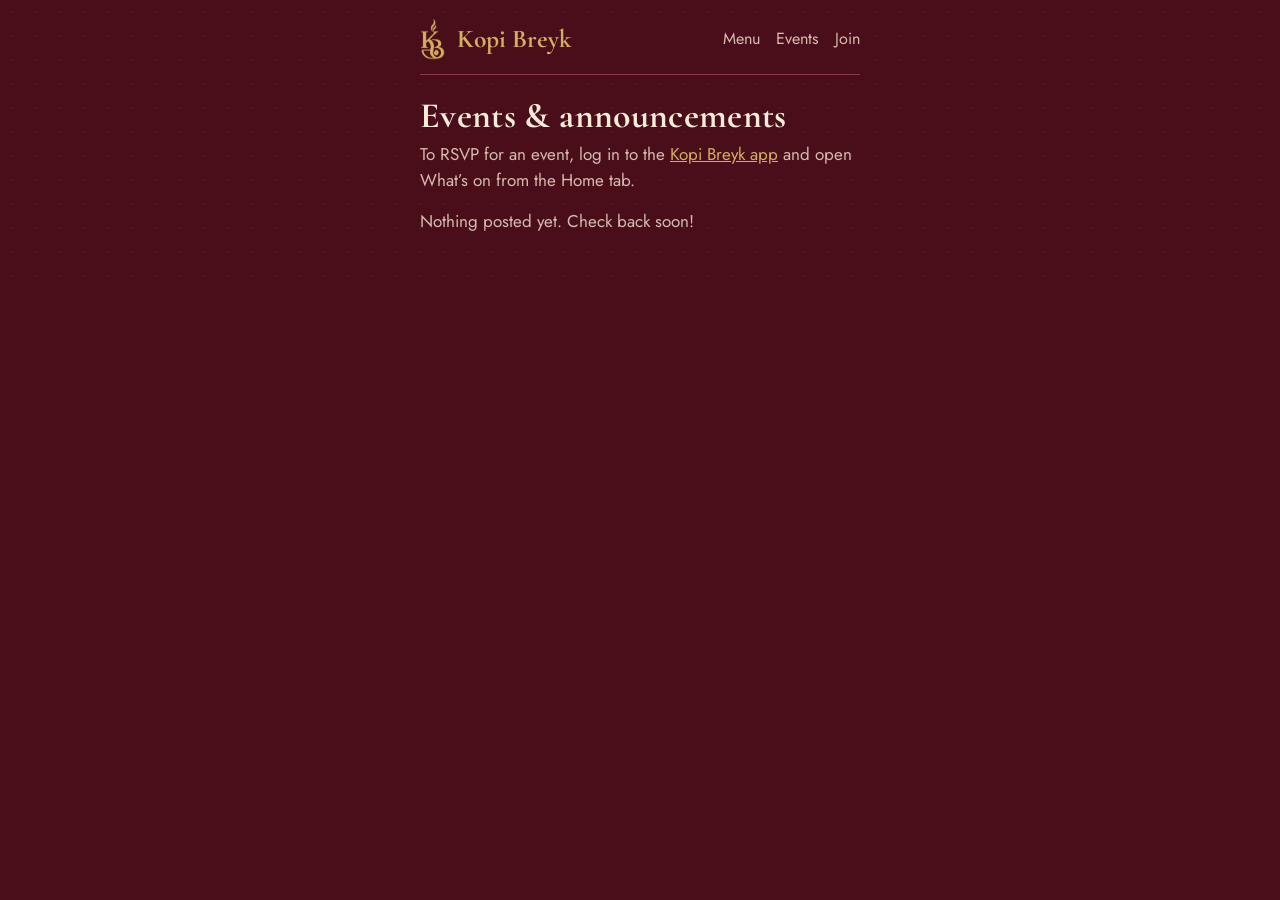
<file: events.html>
<!DOCTYPE html>
<html lang="en">
<head>
<title>Events &amp; announcements | Kopi Breyk</title>
<meta charset="utf-8">
<meta name="viewport" content="width=device-width, initial-scale=1">
<meta name="theme-color" content="#4a0e1a">
<link rel="icon" href="logo.png">
<link href="https://fonts.googleapis.com/css2?family=Cormorant+Garamond:wght@600;700&family=Jost:wght@400;500;600&display=swap" rel="stylesheet">
<script>document.documentElement.dataset.theme=localStorage.getItem("kb_theme")||"";try{document.documentElement.dataset.season=JSON.parse(localStorage.getItem("kb_season")||"{}").theme||""}catch(e){}</script>
<link rel="stylesheet" href="style.css">
</head>
<body>
<main>
  <div class="brand"><span><img src="logo.png" alt="">Kopi Breyk</span><nav class="topnav"><a href="/menu">Menu</a><a href="/events">Events</a><a href="/app">Join</a></nav></div>
  <h2>Events &amp; announcements</h2>
  <p>To RSVP for an event, log in to the <a href="/app" style="color:var(--gold)">Kopi Breyk app</a> and open What’s on from the Home tab.</p>
  <div id="list"><p class="small">Loading…</p></div>
</main>
<div id="toast"></div>
<script src="config.js"></script>
<script>
const esc = s => String(s ?? '').replace(/[&<>"]/g, c => ({ '&': '&amp;', '<': '&lt;', '>': '&gt;', '"': '&quot;' }[c]));
(async () => {
  const ps = await rpc('get_posts');
  if (!Array.isArray(ps) || !ps.length) { document.querySelector('#list').innerHTML = '<p>Nothing posted yet. Check back soon!</p>'; return; }
  document.querySelector('#list').innerHTML = ps.map(p => `<div class="post">${p.has_photo ? `<img data-pid="${p.id}" src="logo.png" class="ph" alt="">` : ''}<b>${esc(p.title)}</b>${p.kind === 'event' ? `<p class="small" style="margin:2px 0">${esc(p.dlabel)} · ${esc(p.event_time)} · ${p.going}${p.spots ? '/' + p.spots : ''} going</p>` : ''}${p.body ? `<p style="margin:6px 0 0;white-space:pre-line">${esc(p.body)}</p>` : ''}</div>`).join('');
  document.querySelectorAll('img[data-pid]').forEach(async im => { const r = await rpc('get_post_photo', { p_id: +im.dataset.pid }); if (r.photo) { im.src = r.photo; im.classList.remove('ph'); } });
})();
</script>
</body>
</html>
</file>
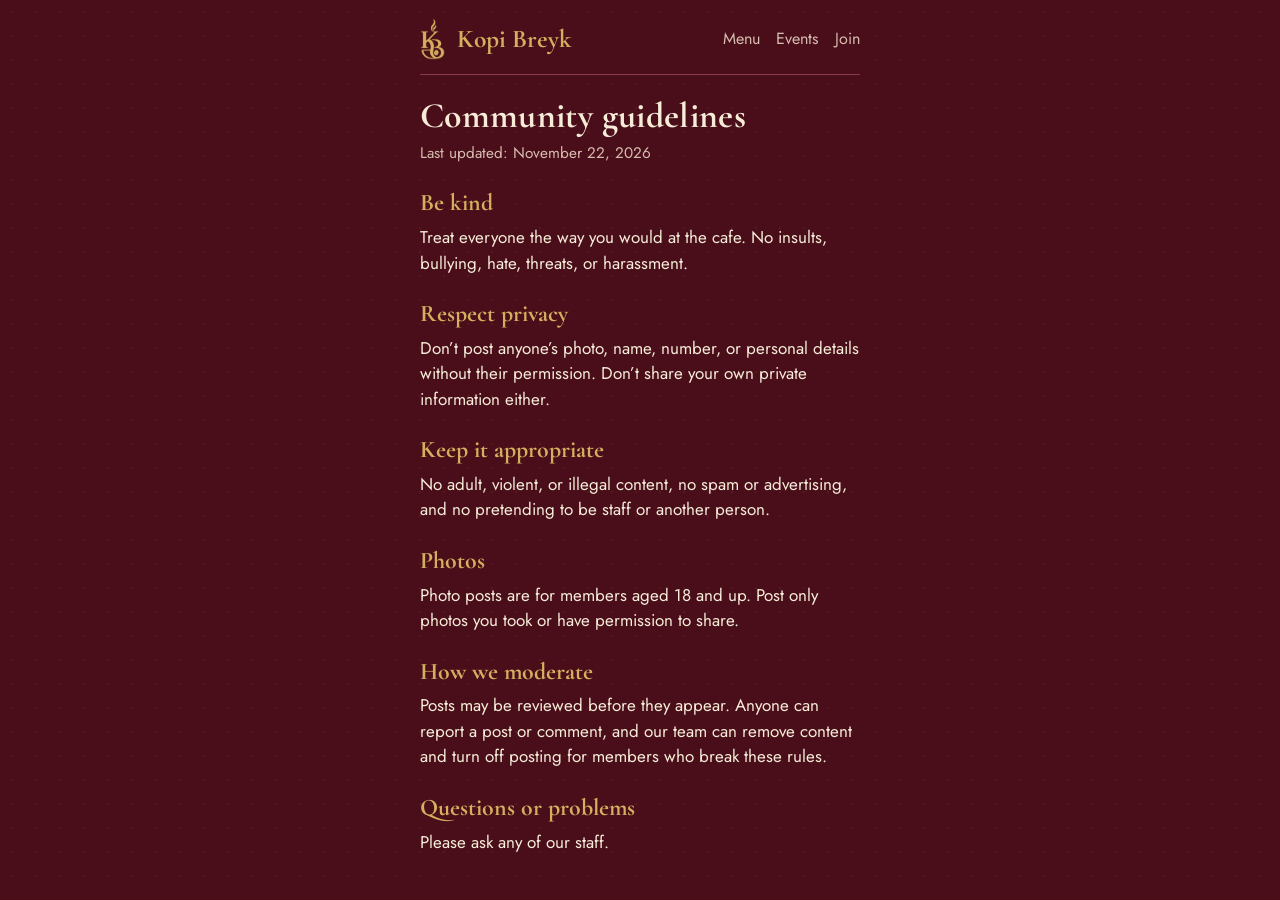
<file: guidelines.html>
<!DOCTYPE html>
<html lang="en">
<head>
<title>Community guidelines | Kopi Breyk</title>
<meta charset="utf-8">
<meta name="viewport" content="width=device-width, initial-scale=1">
<meta name="theme-color" content="#4a0e1a">
<link rel="icon" href="logo.png">
<link href="https://fonts.googleapis.com/css2?family=Cormorant+Garamond:wght@600;700&family=Jost:wght@400;500;600&display=swap" rel="stylesheet">
<script>document.documentElement.dataset.theme=localStorage.getItem("kb_theme")||"";try{document.documentElement.dataset.season=JSON.parse(localStorage.getItem("kb_season")||"{}").theme||""}catch(e){}</script>
<link rel="stylesheet" href="style.css">
</head>
<body>
<main>
  <div class="brand"><span><img src="logo.png" alt="">Kopi Breyk</span><nav class="topnav"><a href="/menu">Menu</a><a href="/events">Events</a><a href="/app">Join</a></nav></div>
  <h2>Community guidelines</h2>
  <p class="small">Last updated: November 22, 2026</p>
  <div class="legal">
  <h3>Be kind</h3><p>Treat everyone the way you would at the cafe. No insults, bullying, hate, threats, or harassment.</p>
  <h3>Respect privacy</h3><p>Don’t post anyone’s photo, name, number, or personal details without their permission. Don’t share your own private information either.</p>
  <h3>Keep it appropriate</h3><p>No adult, violent, or illegal content, no spam or advertising, and no pretending to be staff or another person.</p>
  <h3>Photos</h3><p>Photo posts are for members aged 18 and up. Post only photos you took or have permission to share.</p>
  <h3>How we moderate</h3><p>Posts may be reviewed before they appear. Anyone can report a post or comment, and our team can remove content and turn off posting for members who break these rules.</p>
  <h3>Questions or problems</h3><p id="contact">Please ask any of our staff.</p>
  </div></div>
</main>
<div id="toast"></div>
<script src="config.js"></script>
<script>
rpc('get_site').then(s => { const t = (s && s.texts) || {}, c = [t.email, t.phone].filter(Boolean).join(' · '); if (c) document.querySelector('#contact').textContent = c; });
</script>
</body>
</html>
</file>
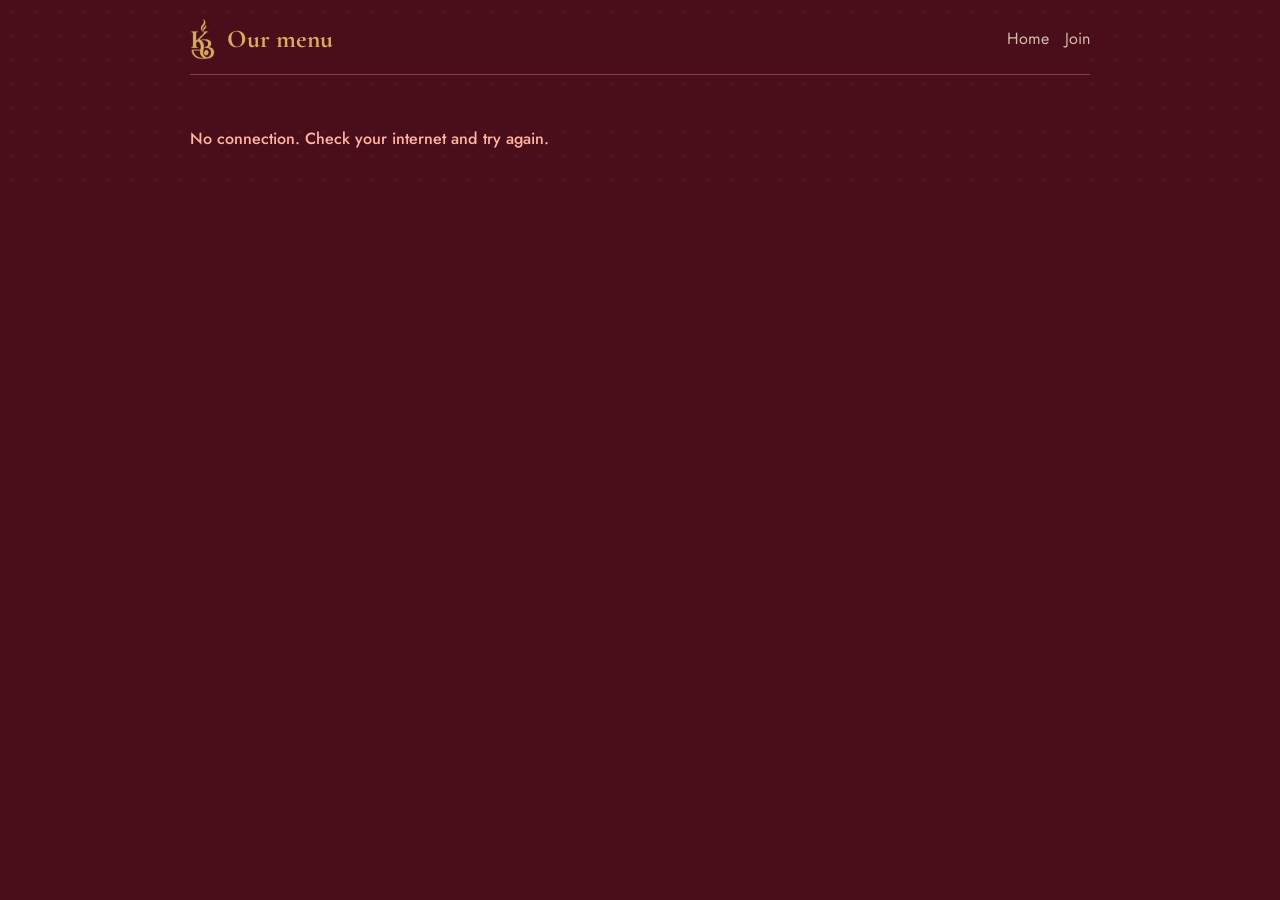
<file: menu.html>
<!DOCTYPE html>
<html lang="en">
<head>
<title>Kopi Breyk Menu</title>
<meta charset="utf-8">
<meta name="viewport" content="width=device-width, initial-scale=1">
<meta name="theme-color" content="#4a0e1a">
<link rel="icon" href="logo.png">
<link href="https://fonts.googleapis.com/css2?family=Cormorant+Garamond:wght@600;700&family=Jost:wght@400;500;600&display=swap" rel="stylesheet">
<script>document.documentElement.dataset.theme=localStorage.getItem("kb_theme")||"";try{document.documentElement.dataset.season=JSON.parse(localStorage.getItem("kb_season")||"{}").theme||""}catch(e){}</script>
<link rel="stylesheet" href="style.css">
</head>
<body>
<main class="wide">
  <div class="brand"><span><img src="logo.png" alt="">Our menu</span><nav class="topnav"><a href="/">Home</a><a href="/app">Join</a></nav></div>
  <div class="chips" id="chips"></div>
  <div id="menu"><p class="small">Loading…</p></div>
</main>
<div id="toast"></div>
<script src="config.js"></script>
<script>
const esc = s => String(s ?? '').replace(/[&<>"]/g, c => ({ '&': '&amp;', '<': '&lt;', '>': '&gt;', '"': '&quot;' }[c]));
const peso = n => '₱' + Number(n).toLocaleString('en-PH', { maximumFractionDigits: 2 });
const ic = { Vegan: '🌿', Spicy: '🌶️', New: '✨', Bestseller: '⭐' };
const row = i => `<div class="mc${i.available ? '' : ' so'}"><img class="ph" data-pid="${i.has_photo ? i.id : ''}" src="logo.png" alt=""><div class="mb"><b>${esc(i.name)}</b>${(i.tags || []).length ? `<div class="tags">${i.tags.map(t => `<span>${ic[t] || ''} ${esc(t)}</span>`).join('')}</div>` : ''}${i.description ? `<p class="d">${esc(i.description)}</p>` : ''}<div class="mpr">${i.available ? peso(i.price) : '<span class="soldout">Sold out</span>'}</div></div></div>`;
const grid = items => `<div class="mgrid">${items.map(row).join('')}</div>`;
(async () => {
  const m = await rpc('get_menu');
  if (m.error) { document.querySelector('#menu').innerHTML = '<p class="err">' + esc(m.error) + '</p>'; return; }
  const cats = m.filter(c => c.items.length);
  if (!cats.length) { document.querySelector('#menu').innerHTML = '<p>Our menu is coming soon.</p>'; return; }
  const sp = cats.flatMap(c => c.items).filter(i => i.special && i.available);
  document.querySelector('#chips').innerHTML = (sp.length ? '<a href="#special">Today’s special</a>' : '') + cats.map(c => `<a href="#c${c.id}">${esc(c.name)}</a>`).join('');
  document.querySelector('#menu').innerHTML = (sp.length ? '<h2 id="special" class="mh">Today’s special</h2>' + grid(sp) : '') + cats.map(c => `<h2 id="c${c.id}" class="mh">${esc(c.name)}</h2>` + grid(c.items)).join('');
  document.querySelectorAll('img[data-pid]').forEach(async im => {
    if (!im.dataset.pid) return; const r = await rpc('get_menu_photo', { p_id: +im.dataset.pid });
    if (r.photo) { document.querySelectorAll(`img[data-pid="${im.dataset.pid}"]`).forEach(x => { x.src = r.photo; x.classList.remove('ph'); }); }
  });
})();
</script>
</body>
</html>
</file>
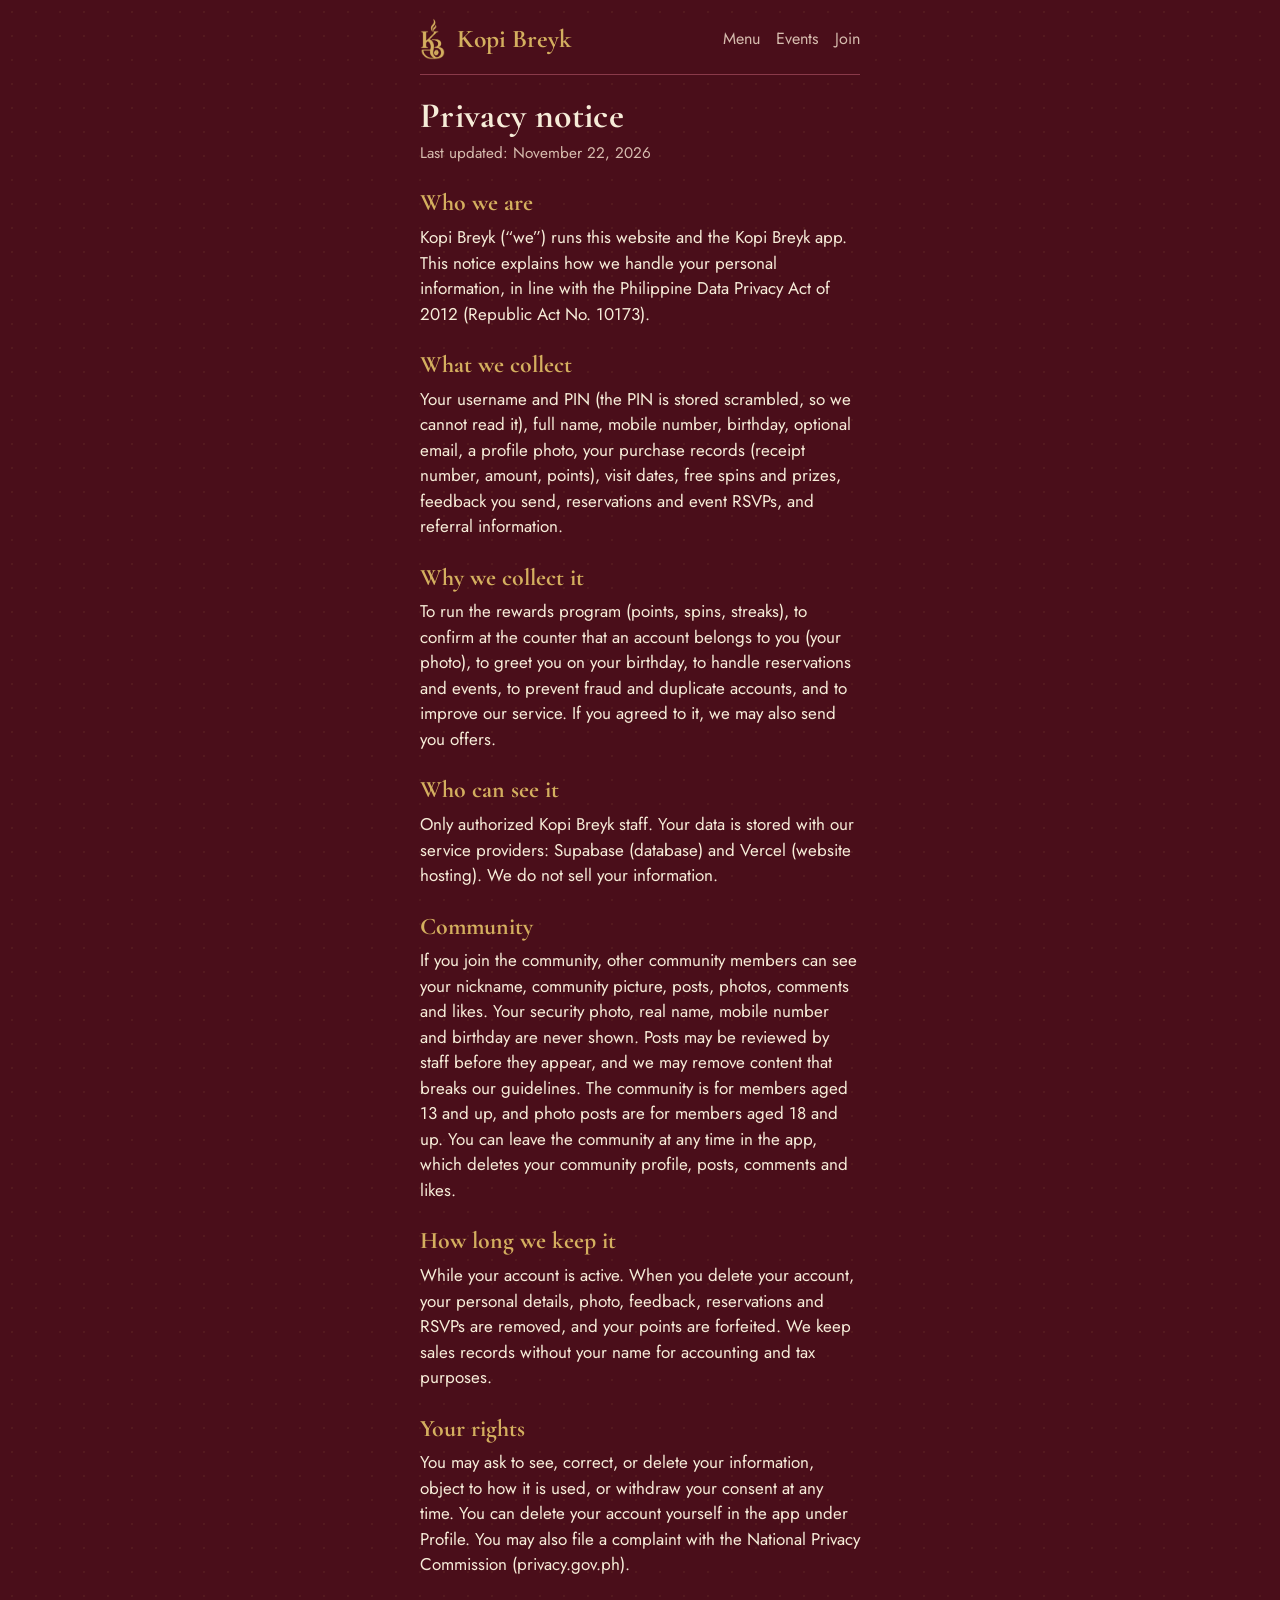
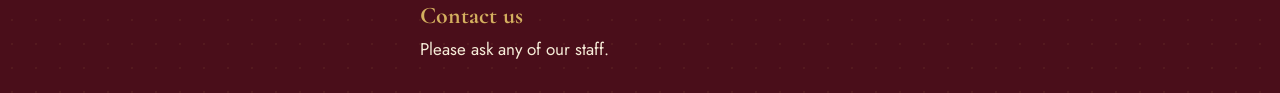
<file: privacy.html>
<!DOCTYPE html>
<html lang="en">
<head>
<title>Privacy notice | Kopi Breyk</title>
<meta charset="utf-8">
<meta name="viewport" content="width=device-width, initial-scale=1">
<meta name="theme-color" content="#4a0e1a">
<link rel="icon" href="logo.png">
<link href="https://fonts.googleapis.com/css2?family=Cormorant+Garamond:wght@600;700&family=Jost:wght@400;500;600&display=swap" rel="stylesheet">
<script>document.documentElement.dataset.theme=localStorage.getItem("kb_theme")||"";try{document.documentElement.dataset.season=JSON.parse(localStorage.getItem("kb_season")||"{}").theme||""}catch(e){}</script>
<link rel="stylesheet" href="style.css">
</head>
<body>
<main>
  <div class="brand"><span><img src="logo.png" alt="">Kopi Breyk</span><nav class="topnav"><a href="/menu">Menu</a><a href="/events">Events</a><a href="/app">Join</a></nav></div>
  <h2>Privacy notice</h2>
  <p class="small">Last updated: November 22, 2026</p>
  <div class="legal">
  <h3>Who we are</h3><p>Kopi Breyk (“we”) runs this website and the Kopi Breyk app. This notice explains how we handle your personal information, in line with the Philippine Data Privacy Act of 2012 (Republic Act No. 10173).</p>
  <h3>What we collect</h3><p>Your username and PIN (the PIN is stored scrambled, so we cannot read it), full name, mobile number, birthday, optional email, a profile photo, your purchase records (receipt number, amount, points), visit dates, free spins and prizes, feedback you send, reservations and event RSVPs, and referral information.</p>
  <h3>Why we collect it</h3><p>To run the rewards program (points, spins, streaks), to confirm at the counter that an account belongs to you (your photo), to greet you on your birthday, to handle reservations and events, to prevent fraud and duplicate accounts, and to improve our service. If you agreed to it, we may also send you offers.</p>
  <h3>Who can see it</h3><p>Only authorized Kopi Breyk staff. Your data is stored with our service providers: Supabase (database) and Vercel (website hosting). We do not sell your information.</p>
  <h3>Community</h3><p>If you join the community, other community members can see your nickname, community picture, posts, photos, comments and likes. Your security photo, real name, mobile number and birthday are never shown. Posts may be reviewed by staff before they appear, and we may remove content that breaks our guidelines. The community is for members aged 13 and up, and photo posts are for members aged 18 and up. You can leave the community at any time in the app, which deletes your community profile, posts, comments and likes.</p>
  <h3>How long we keep it</h3><p>While your account is active. When you delete your account, your personal details, photo, feedback, reservations and RSVPs are removed, and your points are forfeited. We keep sales records without your name for accounting and tax purposes.</p>
  <h3>Your rights</h3><p>You may ask to see, correct, or delete your information, object to how it is used, or withdraw your consent at any time. You can delete your account yourself in the app under Profile. You may also file a complaint with the National Privacy Commission (privacy.gov.ph).</p>
  <h3>Contact us</h3><p id="contact">Please ask any of our staff.</p>
  </div>
</main>
<div id="toast"></div>
<script src="config.js"></script>
<script>
rpc('get_site').then(s => { const t = (s && s.texts) || {}, c = [t.email, t.phone].filter(Boolean).join(' · '); if (c) document.querySelector('#contact').textContent = c; });
</script>
</body>
</html>
</file>
<file: style.css>
:root{--bg:#4a0e1a;--bg2:#5e1625;--line:#8a3a4a;--ink:#f6ecd8;--mut:#d6bcae;--gold:#d4af5f;--dark:#3a0a14;--bad:#ffb3a3}
*{box-sizing:border-box;-webkit-tap-highlight-color:transparent}
html,body{margin:0;min-height:100%;background:var(--bg);color:var(--ink);font-family:'Jost',system-ui,sans-serif;font-size:17px;line-height:1.5}
body{display:flex;justify-content:center;padding:18px 18px calc(30px + env(safe-area-inset-bottom))}
main{width:100%;max-width:440px}
h1,h2{font-family:'Cormorant Garamond',Georgia,serif;font-weight:700;line-height:1.05;margin:0 0 8px;letter-spacing:.01em}
h1{font-size:2.9rem}h2{font-size:2.1rem}
p{margin:0 0 16px;color:var(--mut)}
.brand{display:flex;justify-content:space-between;align-items:center;margin-bottom:22px;padding-bottom:14px;border-bottom:1px solid var(--line)}
.brand span{display:flex;align-items:center;gap:12px;font-family:'Cormorant Garamond',serif;font-weight:700;font-size:1.5rem;color:var(--gold)}
.brand img{height:42px;width:auto}
.brand button{background:none;border:0;color:var(--mut);font:inherit;font-size:.9rem;padding:6px 0;cursor:pointer}
.hero{text-align:center;margin:6px 0 18px}.hero img{height:120px;width:auto}
.screen[hidden],[hidden]{display:none!important}
label{display:block;font-weight:500;font-size:.95rem;margin:14px 0 6px;color:var(--ink)}
input{width:100%;font:inherit;font-size:1.1rem;padding:14px 15px;border-radius:10px;border:1px solid var(--line);background:var(--bg2);color:var(--ink);outline:none}
input:focus{border-color:var(--gold);box-shadow:0 0 0 3px rgba(212,175,95,.22)}
input[type=checkbox]{width:auto;flex:none}
input.pin{letter-spacing:.6em;text-align:center;font-weight:600}
.btn{display:block;width:100%;margin-top:18px;padding:16px;border:0;border-radius:12px;background:var(--gold);color:var(--dark);font:inherit;font-weight:600;font-size:1.05rem;letter-spacing:.02em;cursor:pointer;transition:transform .12s}
.btn:active{transform:scale(.97)}.btn:disabled{opacity:.5}
.btn.ghost{background:transparent;color:var(--gold);border:1px solid var(--gold)}
.tabs{display:flex;border:1px solid var(--line);border-radius:12px;padding:4px;margin-bottom:10px}
.tabs button{flex:1;padding:11px;border:0;border-radius:9px;background:none;color:var(--mut);font:inherit;font-weight:500;cursor:pointer}
.tabs button.on{background:var(--gold);color:var(--dark)}
.tabs.t4 button{font-size:.9rem;padding:10px 4px}
.err{color:var(--bad);font-weight:500;min-height:1.3em;margin:10px 0 0;font-size:.95rem}
.small{font-size:.9rem;color:var(--mut)}
.back{background:none;border:0;color:var(--gold);font:inherit;padding:0 0 12px;cursor:pointer}
/* stamp card */
.card{border:1px solid var(--gold);border-radius:16px;padding:20px 16px 14px;background:linear-gradient(160deg,var(--bg2),var(--bg));margin:10px 0 16px}
.card h2{font-size:1.7rem;margin-bottom:12px;text-align:center}
.stamps{display:grid;grid-template-columns:repeat(4,1fr);gap:12px}
.stamps div{aspect-ratio:1;border-radius:50%;display:grid;place-items:center;font-family:'Cormorant Garamond',serif;font-weight:700;font-size:1.25rem;border:1px dashed var(--line);color:var(--line)}
.stamps div.on{background:var(--gold);color:var(--dark);border:1px solid var(--gold);box-shadow:inset 0 0 0 3px var(--bg2),inset 0 0 0 4px var(--dark)}
.stamps div.free{border:1px solid var(--gold);color:var(--gold);font-size:1.05rem}
.stamps div.free.on{color:var(--dark)}
.stamps div.pop{animation:pop .7s cubic-bezier(.2,1.6,.4,1)}
@keyframes pop{from{transform:scale(2.2) rotate(-18deg);opacity:0}to{transform:none;opacity:1}}
.card p{text-align:center;margin:14px 0 0}
.free-box{border:1px solid var(--gold);background:var(--gold);color:var(--dark);border-radius:14px;padding:16px;text-align:center;margin-bottom:16px}
.free-box b{font-family:'Cormorant Garamond',serif;font-size:1.6rem;display:block}.free-box .btn{background:var(--dark);color:var(--gold);margin-top:10px}
.row2{border:1px solid var(--line);border-radius:14px;padding:16px;margin-bottom:16px}.row2 h2{font-size:1.6rem}
.row2 .btn{margin-top:6px}
.bonus{border:1px solid var(--gold);color:var(--gold);padding:10px 14px;border-radius:10px;text-align:center;font-weight:500}
.hist{margin-top:6px;color:var(--mut)}.hist summary{cursor:pointer;font-weight:500}
.hrow{display:flex;justify-content:space-between;padding:8px 0;border-bottom:1px solid var(--line);font-size:.92rem;font-variant-numeric:tabular-nums}
/* wheel */
.stage{position:relative;width:100%;aspect-ratio:1;margin:14px 0 4px}
#wheel{width:100%;height:100%;display:block;border-radius:50%;box-shadow:0 0 0 7px var(--gold),0 0 0 9px var(--dark),0 16px 40px rgba(0,0,0,.5);transition:transform 5.2s cubic-bezier(.12,.62,.08,1)}
.hub{position:absolute;inset:50%;width:62px;height:62px;margin:-31px;border-radius:50%;background:var(--dark);border:4px solid var(--gold)}
.pointer{position:absolute;left:50%;top:-16px;margin-left:-15px;width:0;height:0;border-left:15px solid transparent;border-right:15px solid transparent;border-top:32px solid var(--ink);filter:drop-shadow(0 3px 2px rgba(0,0,0,.45));z-index:2}
/* prize ticket */
.ticket{background:var(--ink);color:var(--dark);border-radius:16px;padding:26px 22px;text-align:center;border:3px double var(--gold);outline:6px solid var(--ink)}
.ticket p{color:#7a4a52;margin:0}
.ticket .prize{font-family:'Cormorant Garamond',serif;font-weight:700;font-size:3rem;line-height:1;margin:6px 0 14px}
.clock{background:var(--dark);color:var(--gold);border-radius:12px;padding:12px;margin:14px 0 0;font-variant-numeric:tabular-nums}
.clock b{display:block;font-family:'Cormorant Garamond',serif;font-size:2.4rem;letter-spacing:.03em}.clock span{font-size:.85rem;color:var(--mut)}
.live{height:4px;margin-top:10px;border-radius:3px;background:linear-gradient(90deg,var(--gold) 0 30%,transparent 30%) 0 0/200% 100%,var(--bg2);animation:slide 1.6s linear infinite}
@keyframes slide{to{background-position:-200% 0,0 0}}
.done{display:inline-block;border:3px solid #9b1c2e;color:#9b1c2e;font-weight:600;font-size:1.5rem;padding:4px 16px;border-radius:8px;transform:rotate(-6deg);margin:6px 0}
#toast{position:fixed;left:50%;bottom:24px;transform:translate(-50%,30px);background:var(--ink);color:var(--dark);padding:12px 18px;border-radius:10px;font-weight:600;opacity:0;pointer-events:none;transition:.25s;max-width:90%;z-index:9}
#toast.on{opacity:1;transform:translate(-50%,0)}
@media(prefers-reduced-motion:reduce){#wheel{transition-duration:.01s}.live,.stamps div.pop{animation:none}}
/* admin */
main.wide{max-width:900px}
.row{display:flex;gap:10px;align-items:end}.row>div{flex:1}.row .btn{margin:0;width:auto;padding:14px 22px}
table{width:100%;border-collapse:collapse;margin-top:16px;font-size:.95rem}
th,td{text-align:left;padding:11px 8px;border-bottom:1px solid var(--line);vertical-align:top}th{color:var(--mut);font-weight:500}
.chip{display:inline-block;background:var(--bg2);border:1px solid var(--line);border-radius:8px;padding:2px 8px;margin:2px 4px 2px 0;font-size:.85rem;font-variant-numeric:tabular-nums}
.chip.won{background:#2f6b4d;border-color:#2f6b4d}.chip.red{background:var(--gold);color:var(--dark);border-color:var(--gold)}
.scroll{overflow-x:auto}
.stat{display:grid;grid-template-columns:repeat(auto-fit,minmax(130px,1fr));gap:10px;margin-top:14px}.stat div{border:1px solid var(--line);border-radius:12px;padding:14px;color:var(--mut)}.stat b{display:block;font-size:2.2rem;font-family:'Cormorant Garamond',serif;color:var(--gold)}
.mini{padding:7px 10px;border-radius:8px;border:1px solid var(--line);background:var(--bg2);color:var(--ink);font:inherit;font-size:.82rem;margin:2px 4px 2px 0;cursor:pointer}.mini.bad{background:#7a2030}
td input[type=text],td input[type=number]{padding:8px;font-size:.95rem}td input[type=color]{width:44px;height:38px;padding:2px}
/* v4 points + calendar */
.pts{font-family:'Cormorant Garamond',serif;font-weight:700;font-size:4.2rem;line-height:1;color:var(--gold);text-align:center}
.card .small{text-align:center}
.cal{display:grid;grid-template-columns:repeat(7,1fr);gap:6px;margin-top:12px}
.cal div{aspect-ratio:1;border-radius:50%;display:grid;place-items:center;font-size:.8rem;border:1px dashed var(--line);color:var(--mut)}
.cal div.h{border:0;aspect-ratio:auto;font-size:.75rem;color:var(--mut)}
.cal div.e{border:0}
.cal div.on{background:var(--gold);color:var(--dark);border:1px solid var(--gold);font-weight:600}
.cal div.t{border:1px solid var(--ink)}
.res{border:1px solid var(--gold);border-radius:14px;padding:16px;margin-top:16px}.res b{color:var(--gold);font-size:1.3rem}

textarea{width:100%;font:inherit;font-size:1rem;padding:12px 14px;border-radius:10px;border:1px solid var(--line);background:var(--bg2);color:var(--ink);outline:none;resize:vertical;margin-top:10px}
textarea:focus{border-color:var(--gold)}
.stars{display:flex;justify-content:center;gap:6px}.stars button{background:none;border:0;font-size:2.4rem;line-height:1;color:var(--line);cursor:pointer;padding:2px 4px}.stars button.on{color:var(--gold)}
.card a{color:var(--gold)}

.tabs{flex-wrap:wrap}.tabs.t4 button{flex:1 1 auto}
.avatar{width:84px;height:84px;border-radius:50%;object-fit:cover;border:2px solid var(--gold);display:block;margin:0 auto 10px}
.qrbox{display:inline-block;background:#f6ecd8;padding:12px;border-radius:12px;margin:8px 0}
video{background:#000}

/* bottom navigation */
#nav{position:fixed;bottom:0;left:50%;transform:translateX(-50%);width:100%;max-width:440px;display:flex;background:var(--bg);border-top:1px solid var(--line);padding:8px 6px calc(8px + env(safe-area-inset-bottom));z-index:5}
#nav button{flex:1;background:none;border:0;color:var(--mut);font:inherit;font-size:.72rem;display:flex;flex-direction:column;align-items:center;gap:3px;cursor:pointer;padding:4px 0}
#nav svg{width:24px;height:24px;fill:none;stroke:currentColor;stroke-width:1.8;stroke-linecap:round;stroke-linejoin:round}
#nav button.on{color:var(--gold)}
#nav button.qr svg{background:var(--gold);color:var(--dark);border-radius:50%;padding:8px;width:42px;height:42px;margin-top:-18px;box-shadow:0 0 0 4px var(--bg)}
body.has-nav{padding-bottom:calc(100px + env(safe-area-inset-bottom))}
body.has-nav #toast{bottom:100px}

/* menu + reservations */
select{width:100%;font:inherit;font-size:1.05rem;padding:14px 15px;border-radius:10px;border:1px solid var(--line);background:var(--bg2);color:var(--ink);outline:none}
a.btn{text-decoration:none;text-align:center}
.chips{display:flex;gap:8px;overflow-x:auto;padding-bottom:10px;margin-bottom:6px}.chips a{flex:none;border:1px solid var(--gold);color:var(--gold);border-radius:20px;padding:6px 14px;text-decoration:none;font-size:.9rem}
.mh{margin-top:26px;color:var(--gold)}
.mi{display:flex;gap:12px;align-items:center;padding:12px 0;border-bottom:1px solid var(--line)}
.mp{width:84px;height:84px;border-radius:10px;object-fit:cover;background:var(--bg2);flex:none}.mp.ph,.th.ph{object-fit:contain;padding:12px;opacity:.35}
.mt{flex:1}.mt b{font-family:'Cormorant Garamond',serif;font-size:1.3rem;font-weight:700}.mt p{margin:2px 0 0;font-size:.88rem}
.mpr{color:var(--gold);font-weight:600;white-space:nowrap}.mi.so{opacity:.55}.soldout{color:var(--bad)!important}
.th{width:56px;height:56px;border-radius:8px;object-fit:cover;background:var(--bg2);display:block;margin-bottom:6px}
.cbox{border:1px solid var(--line);border-radius:14px;padding:14px;margin-top:16px}
/* public site */
.topnav{display:flex;gap:16px}.topnav a{color:var(--mut);text-decoration:none;font-size:.95rem}.topnav a:hover{color:var(--gold)}
.hero2{border-radius:16px;min-height:360px;background:var(--bg2) center/cover;display:flex;align-items:flex-end;overflow:hidden;border:1px solid var(--line)}
.hero2 .shade{width:100%;padding:70px 22px 22px;background:linear-gradient(transparent,rgba(58,10,20,.94))}
.hero2 h1{margin:0}.btns{display:flex;gap:10px;flex-wrap:wrap;margin-top:12px}.btns .btn{width:auto;margin:0;padding:13px 22px}
.gal{display:grid;grid-template-columns:repeat(auto-fill,minmax(160px,1fr));gap:10px}.gal figure{margin:0}.gal img{width:100%;aspect-ratio:1;object-fit:cover;border-radius:12px;background:var(--bg2);display:block}.gal img.ph{object-fit:contain;padding:30px;opacity:.3}.gal figcaption{font-size:.82rem;color:var(--mut);margin-top:4px}
.post{border:1px solid var(--line);border-radius:14px;padding:14px;margin-bottom:12px}.post b{font-family:'Cormorant Garamond',serif;font-size:1.35rem}.post p{margin:4px 0 0}
.post img{width:100%;max-height:240px;object-fit:cover;border-radius:10px;margin-bottom:10px;display:block}.post img.ph{object-fit:contain;padding:30px;opacity:.3;background:var(--bg2)}
.info{display:grid;grid-template-columns:repeat(auto-fit,minmax(200px,1fr));gap:14px}.info div{border:1px solid var(--line);border-radius:14px;padding:14px}.info p{margin:4px 0 0}.info a{color:var(--gold);margin-right:12px}
.foot{text-align:center;margin-top:26px;font-size:.85rem}.foot a{color:var(--mut)}
.legal h3{font-family:'Cormorant Garamond',serif;font-size:1.4rem;margin:20px 0 4px;color:var(--gold)}.legal p{color:var(--ink);margin:0}
.tag{display:inline-block;font-size:.7rem;border:1px solid var(--gold);color:var(--gold);border-radius:10px;padding:1px 7px;margin-left:6px;vertical-align:middle}
.tg{display:block;font-size:.8rem;white-space:nowrap}.tg input{width:auto;margin-right:4px}

/* ===== look & feel v10 ===== */
[data-theme=light]{--bg:#f6ecd8;--bg2:#efe1c6;--line:#d3bd93;--ink:#3a0a14;--mut:#7d5560;--gold:#7a1a2e;--dark:#f6ecd8;--bad:#b3261e}
[data-theme=light] .hero2 .shade h1,[data-theme=light] .hero2 .shade p{color:#f6ecd8}
[data-theme=light] .mcard p{color:#d6bcae}
body{background-image:radial-gradient(rgba(212,175,95,.07) 1px,transparent 1px);background-size:24px 24px}
.brand{position:sticky;top:0;z-index:6;background:var(--bg)}
@keyframes pane{from{opacity:0;transform:translateX(16px)}to{opacity:1;transform:none}}
.pane:not([hidden]){animation:pane .3s ease}
#nav{padding-left:0;padding-right:0}
#nav-ind{position:absolute;top:0;left:0;width:20%;height:3px;background:var(--gold);border-radius:0 0 3px 3px;transition:transform .3s cubic-bezier(.3,1.2,.4,1)}
.skel{border-radius:12px;background:linear-gradient(90deg,var(--bg2) 25%,rgba(246,236,216,.1) 50%,var(--bg2) 75%) 0 0/200% 100%;animation:sk 1.3s linear infinite}@keyframes sk{to{background-position:-200% 0}}
.empty{text-align:center;padding:18px 0}.empty svg{width:42px;height:42px;fill:none;stroke:var(--line);stroke-width:1.5;stroke-linecap:round;stroke-linejoin:round}.empty p{margin:6px 0 0}
.cupcard{text-align:center}.cupcard svg{width:150px;height:160px}
#cup .line{fill:none;stroke:var(--gold);stroke-width:3;stroke-linecap:round;stroke-linejoin:round}
#cup-fill{transform-box:fill-box;transform-origin:bottom;transition:transform 1.2s cubic-bezier(.3,.8,.3,1)}
.steam{opacity:0;fill:none;stroke:var(--gold);stroke-width:2.5;stroke-linecap:round}
#cup.full .steam{animation:steam 2.4s ease-in-out infinite}#cup.full .s2{animation-delay:.5s}#cup.full .s3{animation-delay:1s}
@keyframes steam{0%{opacity:0;transform:translateY(8px)}40%{opacity:.9}100%{opacity:0;transform:translateY(-10px)}}
.mcard{position:relative;overflow:hidden;border-radius:18px;padding:22px 18px;text-align:center;background:linear-gradient(150deg,#6b1527,#4a0e1a 60%,#3a0a14);border:1px solid #d4af5f;box-shadow:0 0 0 4px var(--bg),0 0 0 5px rgba(212,175,95,.5),0 18px 40px rgba(0,0,0,.35);margin-top:10px}
.mcard::after{content:"";position:absolute;inset:0;background:linear-gradient(115deg,transparent 35%,rgba(246,236,216,.16) 50%,transparent 65%);transform:translateX(-120%);animation:shine 5s ease-in-out infinite;pointer-events:none}
@keyframes shine{0%,60%{transform:translateX(-120%)}100%{transform:translateX(120%)}}
.mcard .wm{position:absolute;right:-30px;bottom:-24px;height:230px;opacity:.07}
.mtop{display:flex;align-items:center;gap:12px;text-align:left;margin-bottom:14px;position:relative}
.mtop .avatar{margin:0;width:64px;height:64px;flex:none}
.mname{font-family:'Cormorant Garamond',serif;font-size:1.6rem;font-weight:700;color:#f6ecd8;line-height:1.1}
.mcard .small,.mcard p{color:#d6bcae;position:relative}
.mcode{font-family:'Cormorant Garamond',serif;font-size:1.3rem;letter-spacing:.25em;color:#d4af5f!important;margin:0 0 6px!important}
.mcard .qrbox{position:relative}
.cal div.stamp{animation:pop .7s cubic-bezier(.2,1.6,.4,1)}
#tour{position:fixed;inset:0;background:rgba(20,4,8,.78);display:grid;place-items:center;z-index:30;padding:20px}
#tour .tbox{background:var(--bg);border:1px solid var(--gold);border-radius:18px;padding:26px 22px;max-width:380px;width:100%;text-align:center}
#tour .row{display:flex;gap:10px;margin-top:6px;align-items:stretch}#tour .row .btn{flex:1;margin:0;width:auto}
.tdots{display:flex;gap:6px;justify-content:center;margin:12px 0}.tdots i{width:8px;height:8px;border-radius:50%;background:var(--line)}.tdots i.on{background:var(--gold)}
#confetti{position:fixed;inset:0;pointer-events:none;z-index:40}
.mgrid{display:grid;grid-template-columns:repeat(2,1fr);gap:12px}@media(min-width:700px){.mgrid{grid-template-columns:repeat(3,1fr)}}
.mc{border:1px solid var(--line);border-radius:14px;overflow:hidden;background:var(--bg2);position:relative}.mc.so{opacity:.55}
.mc img{width:100%;aspect-ratio:1;object-fit:cover;display:block}.mc img.ph{object-fit:contain;padding:28px;opacity:.3}
.mc .mb{padding:10px 12px 12px}.mc b{font-family:'Cormorant Garamond',serif;font-size:1.25rem;display:block;line-height:1.15}
.mc .d{font-size:.82rem;color:var(--mut);margin:3px 0 0;display:-webkit-box;-webkit-line-clamp:2;-webkit-box-orient:vertical;overflow:hidden}
.mc .mpr{margin-top:6px}.mc .tags{margin-top:4px}.mc .tags span{font-size:.8rem;margin-right:6px}
.chips{position:sticky;top:73px;background:var(--bg);z-index:5;padding:10px 0;margin-bottom:0}
.tms{display:grid;grid-template-columns:repeat(auto-fit,minmax(240px,1fr));gap:12px}.tq{border:1px solid var(--line);border-radius:14px;padding:16px}
.tq .st{color:var(--gold);letter-spacing:.1em}.tq p{color:var(--ink);font-family:'Cormorant Garamond',serif;font-size:1.25rem;line-height:1.25;margin:6px 0}.tq .who2{font-size:.85rem;color:var(--mut)}

/* ===== seasonal themes ===== */
:root{--c1:#6b1527;--c2:#4a0e1a;--c3:#3a0a14;--cg:#d4af5f;--shade:rgba(58,10,20,.94)}
.mcard{background:linear-gradient(150deg,var(--c1),var(--c2) 60%,var(--c3));border-color:var(--cg)}
.mcode{color:var(--cg)!important}
.hero2 .shade{background:linear-gradient(transparent,var(--shade))}
[data-season=christmas]{--bg:#0f2f22;--bg2:#17432f;--line:#2f6a4c;--gold:#e8c35a;--dark:#0a2014;--c1:#7a1c1c;--c2:#5a1313;--c3:#3d0c0c;--cg:#e8c35a;--shade:rgba(10,32,20,.94)}
[data-season=valentines]{--bg:#4a0f2a;--bg2:#5f1838;--line:#8e3a5d;--gold:#f6a6bd;--dark:#3a0a20;--c1:#8a1c47;--c2:#5f1838;--c3:#3a0a20;--cg:#f6a6bd;--shade:rgba(58,10,32,.94)}
[data-season=halloween]{--bg:#17101f;--bg2:#241a31;--line:#4a3a63;--gold:#ff8a1f;--dark:#140d1c;--c1:#3a2552;--c2:#241a31;--c3:#17101f;--cg:#ff8a1f;--shade:rgba(20,13,28,.94)}
[data-theme=light][data-season]{--bg:#f6ecd8;--bg2:#efe1c6;--line:#d3bd93;--dark:#f6ecd8;--shade:rgba(58,10,20,.94)}
[data-theme=light][data-season=christmas]{--gold:#1f6b43}
[data-theme=light][data-season=valentines]{--gold:#b0304f}
[data-theme=light][data-season=halloween]{--gold:#c2510a}
[data-season=christmas] .brand span::after{content:"🎄";font-size:.95rem}
[data-season=valentines] .brand span::after{content:"💝";font-size:.95rem}
[data-season=halloween] .brand span::after{content:"🎃";font-size:.95rem}
#season-fx{position:fixed;inset:0;pointer-events:none;overflow:hidden;z-index:1}
#season-fx span{position:absolute;top:-30px;opacity:.4;color:var(--gold);animation:fall linear infinite}
@keyframes fall{to{transform:translateY(112vh) rotate(200deg)}}
/* feedback replies */
#nav button{position:relative}
#nav button.dot::after{content:"";position:absolute;top:2px;left:calc(50% + 8px);width:10px;height:10px;border-radius:50%;background:#e8584a;border:2px solid var(--bg)}
.reply{border-left:3px solid var(--gold);background:var(--bg2);border-radius:8px;padding:8px 10px;margin-top:6px}.reply b{color:var(--gold);font-size:.85rem}

/* ===== community ===== */
.avs{display:flex;gap:8px;flex-wrap:wrap}.avb{background:none;border:2px solid transparent;border-radius:50%;padding:2px;cursor:pointer}.avb.on{border-color:var(--gold)}
.cav{display:inline-grid;place-items:center;border-radius:50%;object-fit:cover;color:var(--dark);font-family:'Cormorant Garamond',serif;font-weight:700;flex:none;vertical-align:middle}
.cpost{border:1px solid var(--line);border-radius:14px;padding:14px;margin-top:12px}.chead{display:flex;gap:10px;align-items:center}
.cnick{color:var(--gold);font-weight:600;text-decoration:none}.cbody{color:var(--ink);margin:10px 0;white-space:pre-line;text-align:left}
.cphoto{width:100%;border-radius:10px;max-height:340px;object-fit:cover;display:block;margin-bottom:10px;background:var(--bg2)}.cphoto.ph{object-fit:contain;padding:30px;opacity:.3}
.cact{display:flex;gap:8px;flex-wrap:wrap}.cact .mini.on{background:var(--gold);color:var(--dark)}
.ccom{margin-top:10px;border-top:1px solid var(--line);padding-top:8px}.cc{display:flex;gap:8px;padding:6px 0;align-items:flex-start}.cc p{margin:0;color:var(--ink);text-align:left;font-size:.95rem}
.cin{width:100%;padding:10px!important;font-size:.95rem!important;margin-top:6px}
#c-modal{position:fixed;inset:0;background:rgba(20,4,8,.85);z-index:30;display:grid;place-items:center;padding:16px;overflow:auto}
#c-modal .cbox2{background:var(--bg);border:1px solid var(--gold);border-radius:16px;max-width:420px;width:100%;padding:18px;max-height:90vh;overflow:auto}
#c-modal img.big{width:100%;border-radius:10px;margin-bottom:10px}

/* ===== home tiles ===== */
.tiles{display:grid;grid-template-columns:1fr 1fr;gap:12px;margin-top:14px}
.tile{display:flex;flex-direction:column;gap:4px;text-align:left;border:1px solid var(--line);border-radius:14px;padding:16px;background:var(--bg2);color:var(--ink);text-decoration:none;font:inherit;cursor:pointer;transition:transform .12s,border-color .2s}
.tile:active{transform:scale(.97)}.tile:hover{border-color:var(--gold)}
.tile svg{width:30px;height:30px;stroke:var(--gold);fill:none;stroke-width:1.7;stroke-linecap:round;stroke-linejoin:round;margin-bottom:6px}
.tile b{font-family:'Cormorant Garamond',serif;font-size:1.35rem;line-height:1.1}.tile span{font-size:.82rem;color:var(--mut);line-height:1.3}
.jtiles{display:grid;grid-template-columns:repeat(auto-fit,minmax(200px,1fr));gap:12px}
</file>
